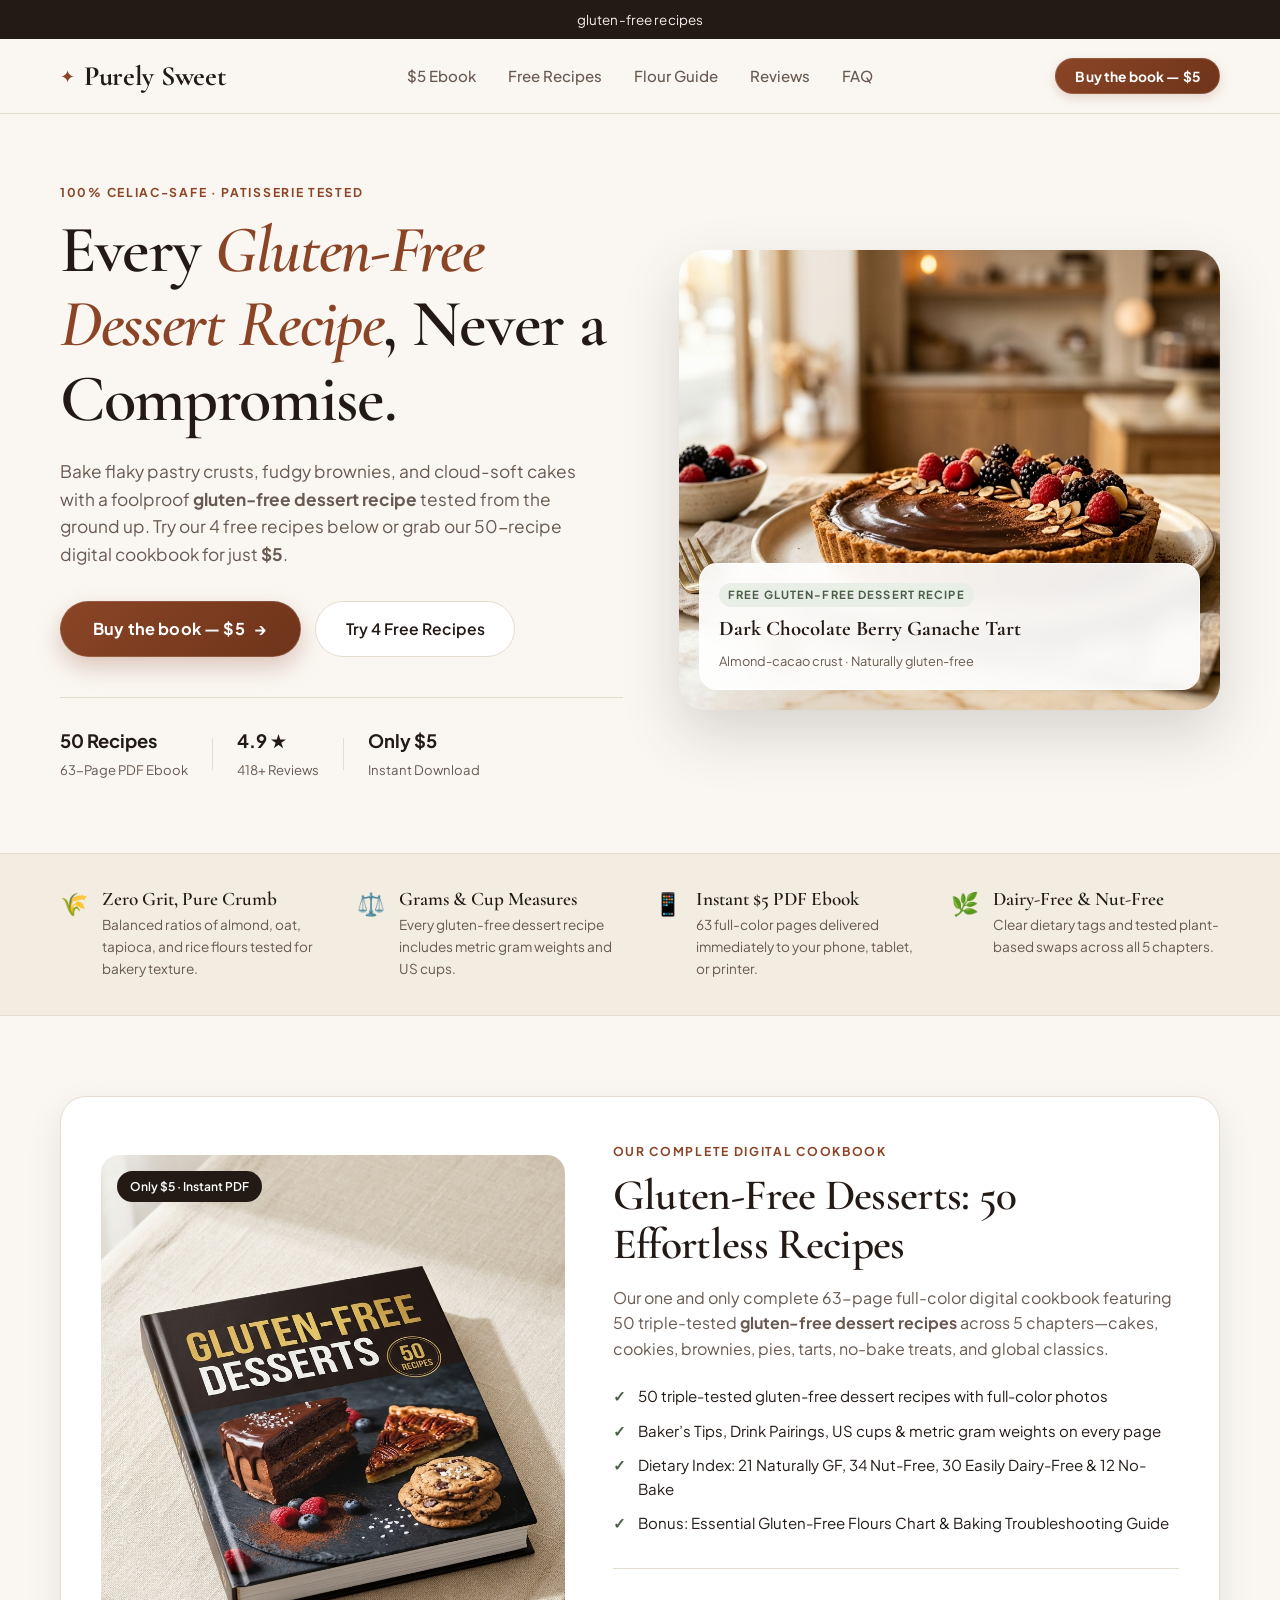
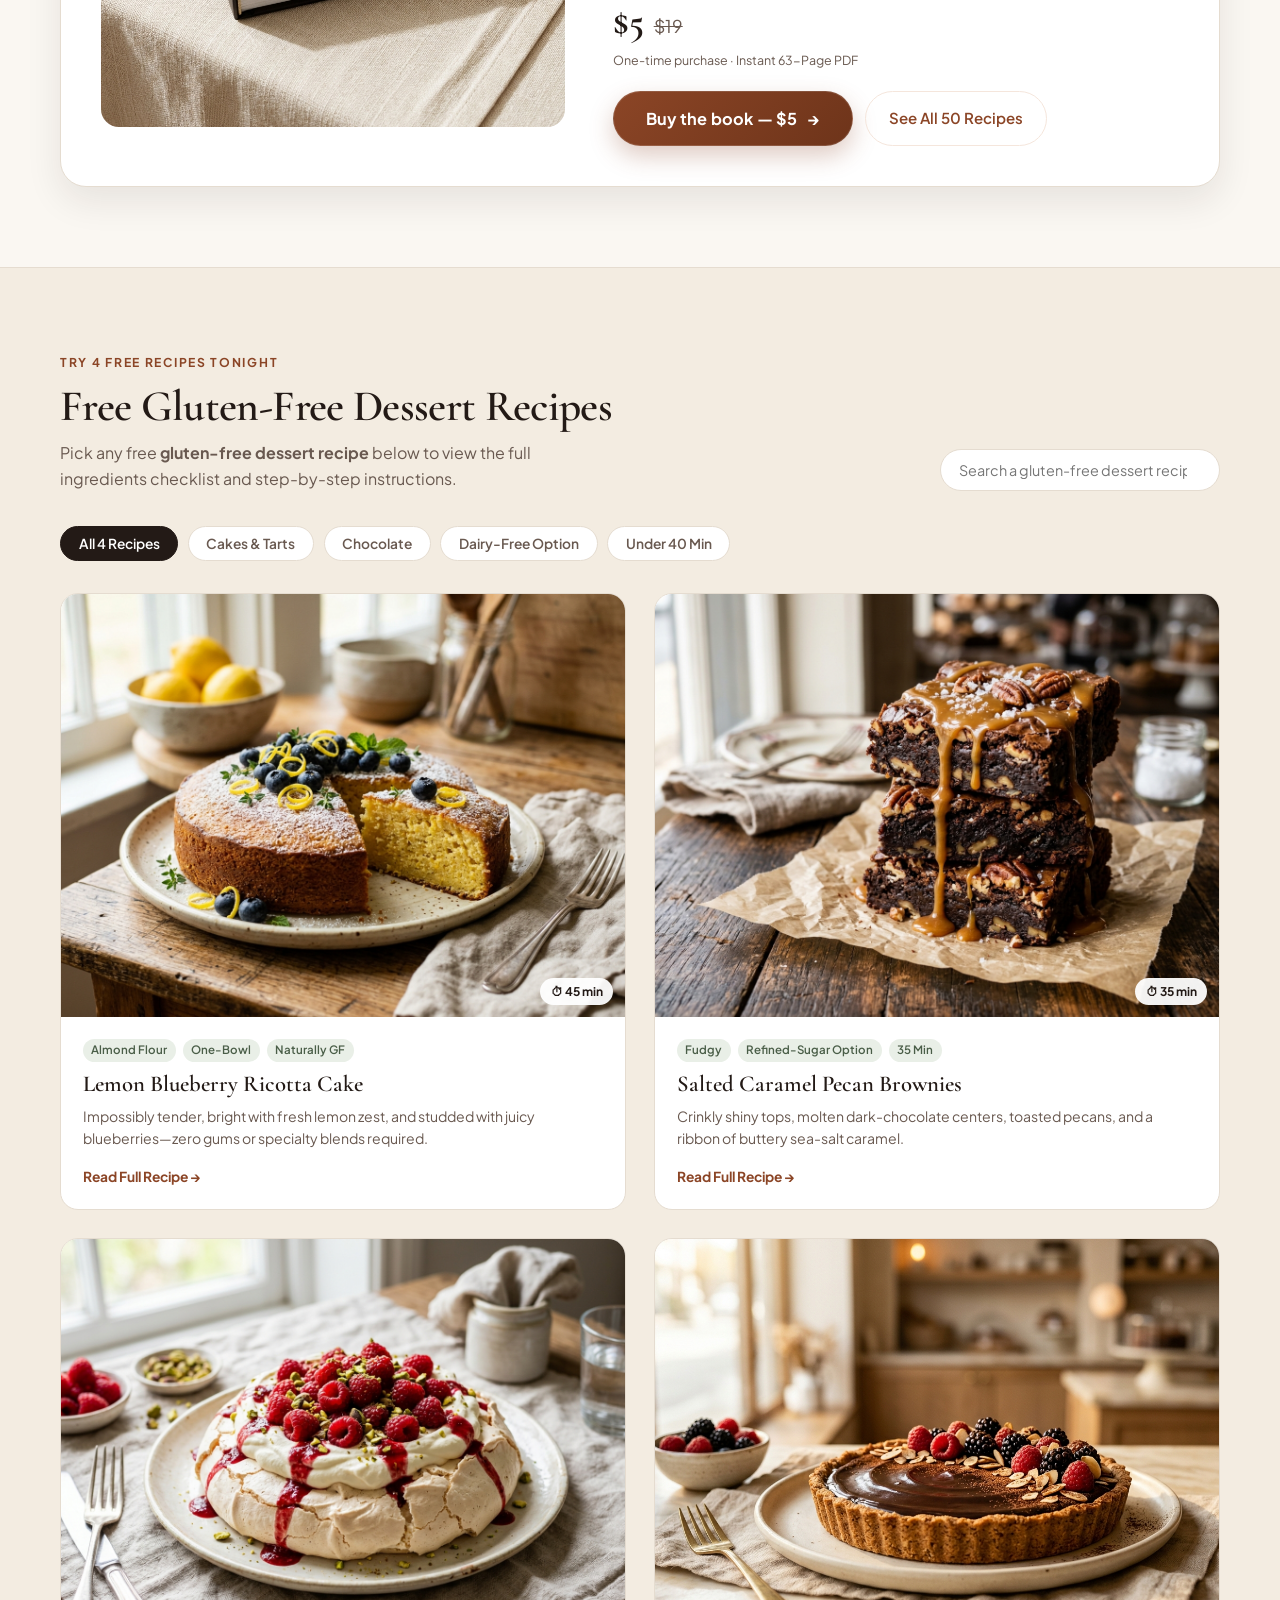
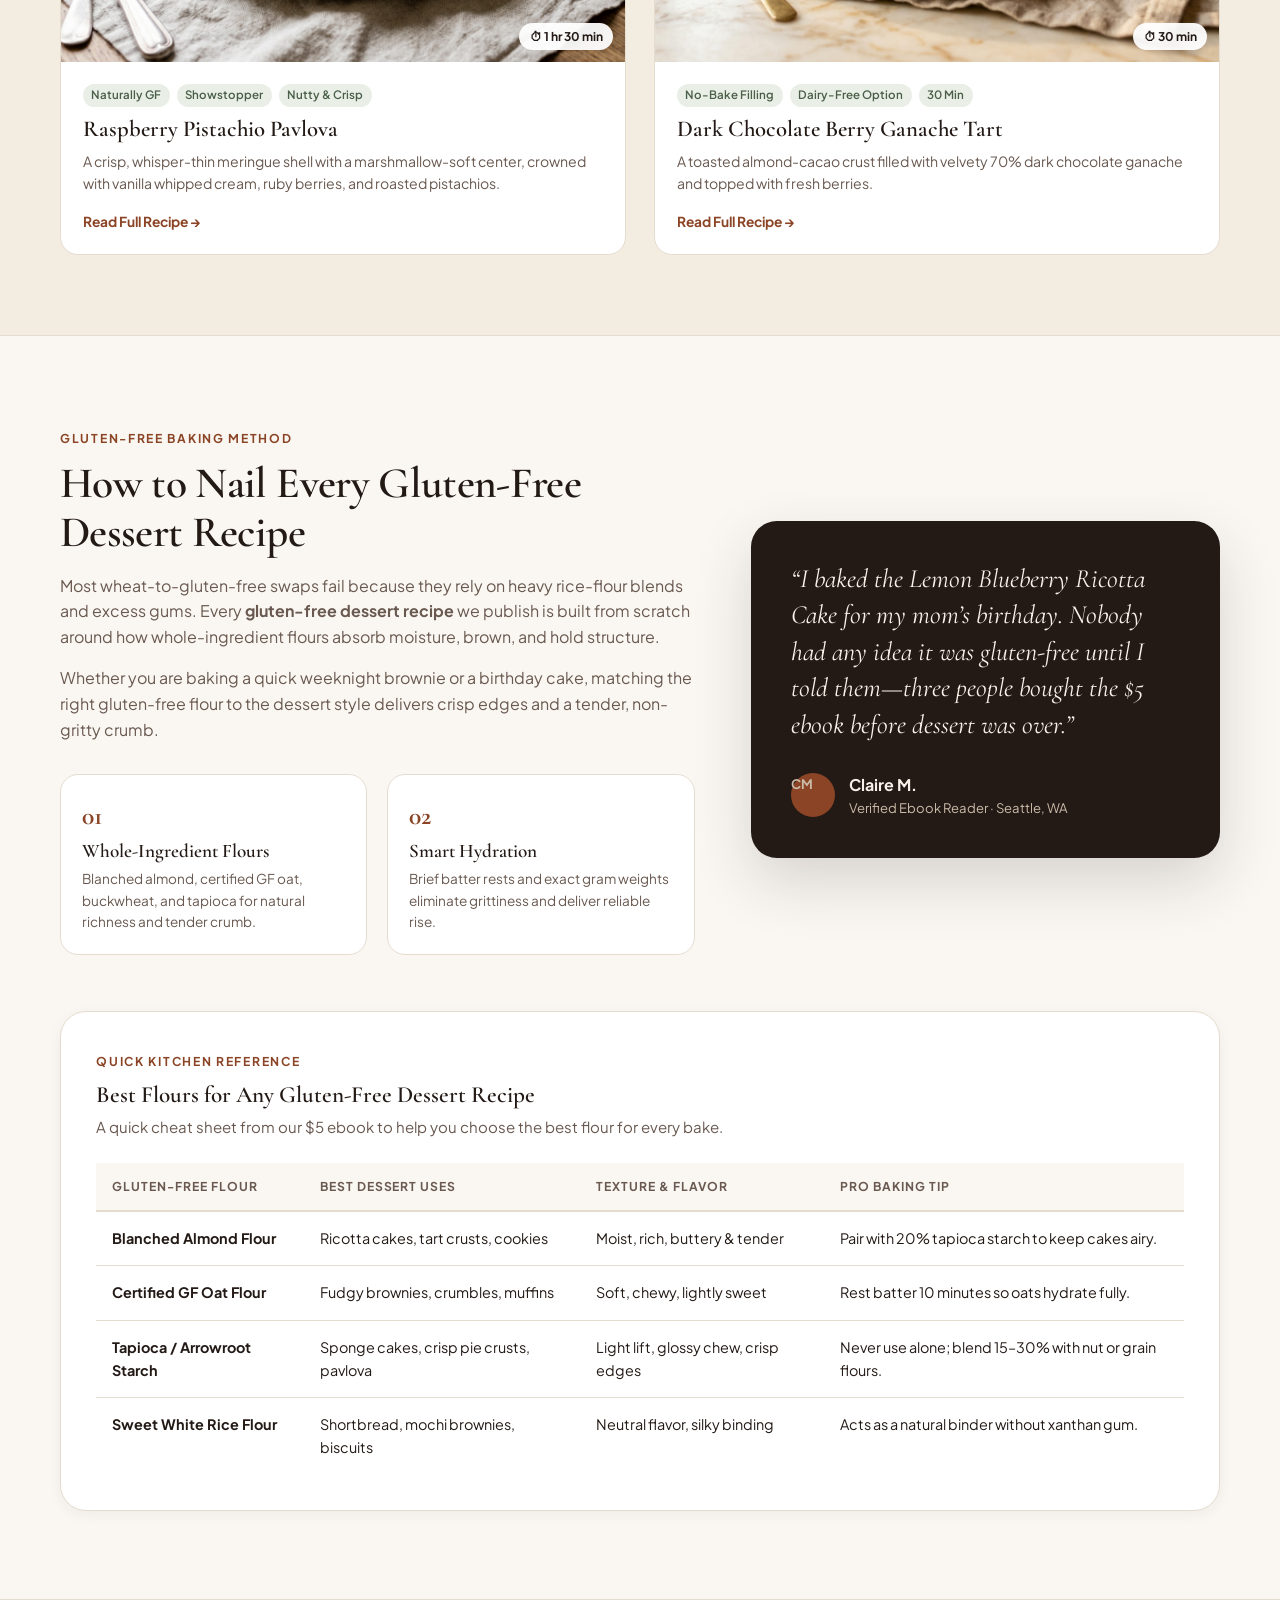
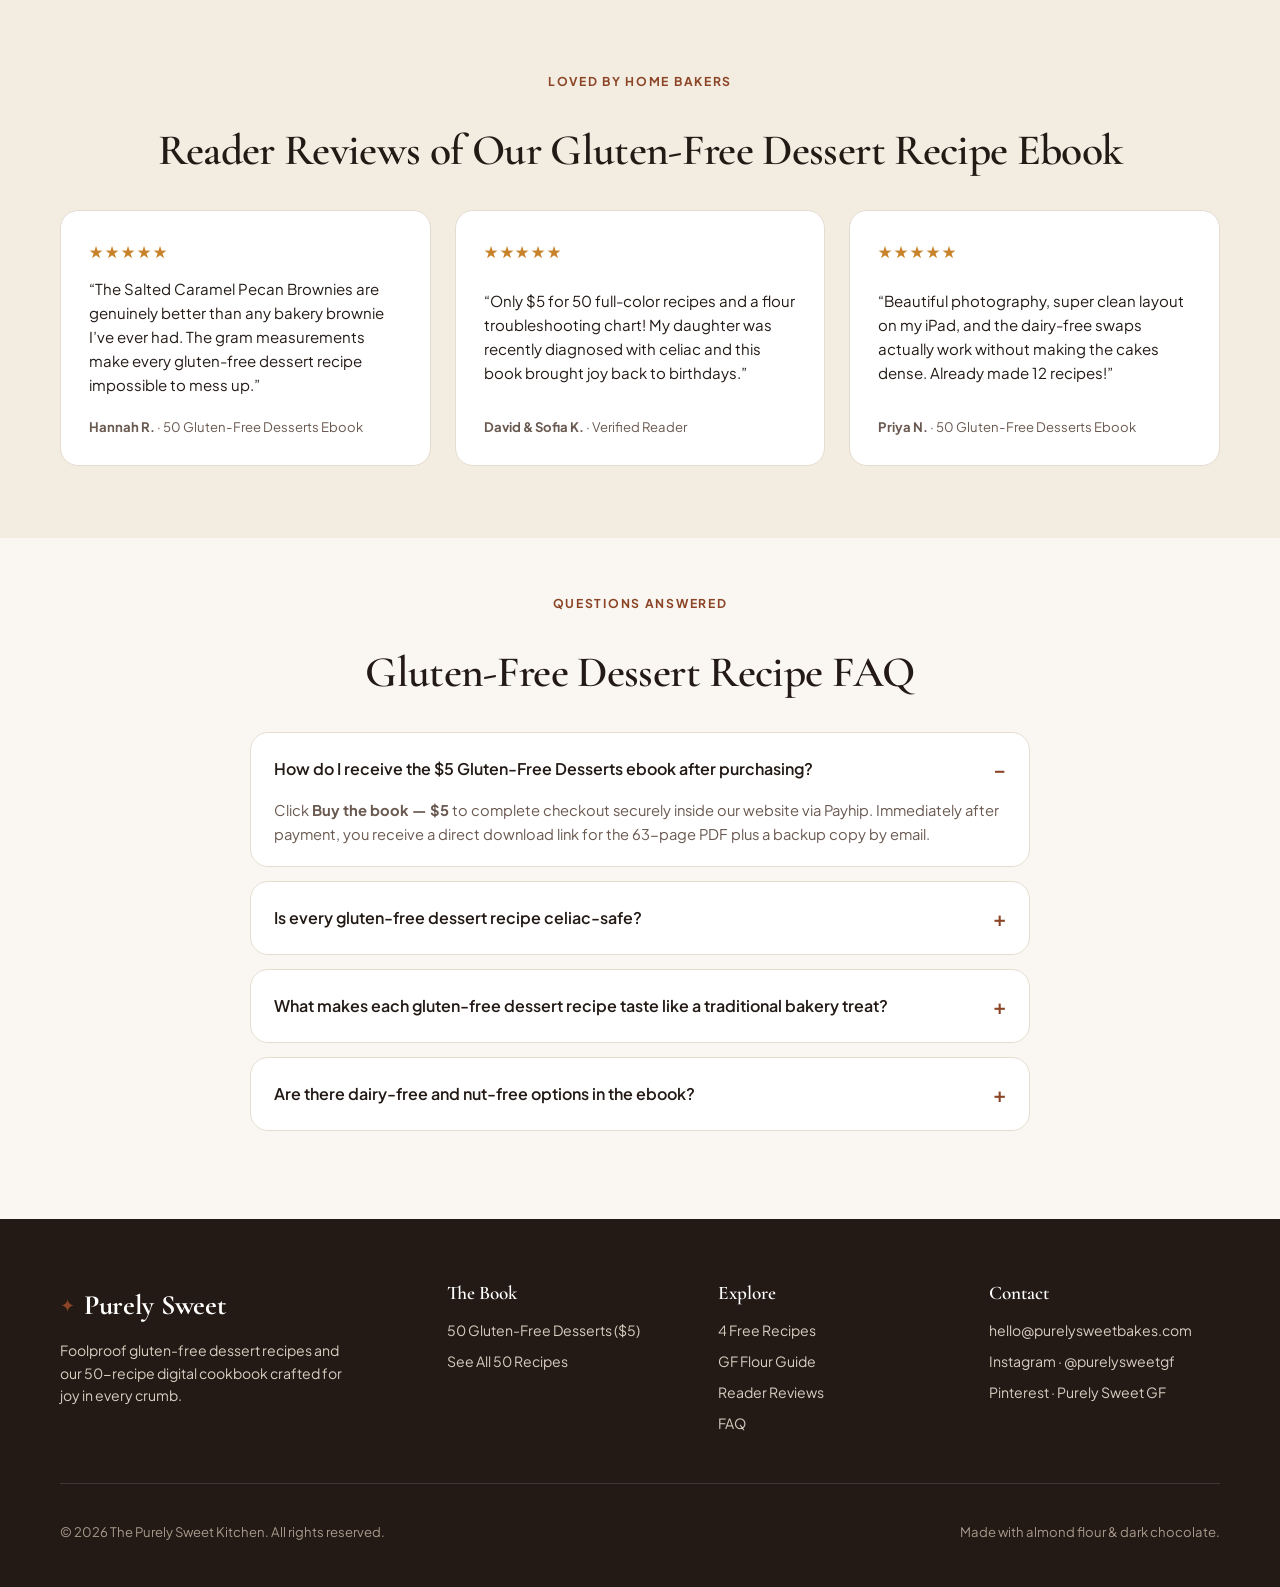
<file: index.html>
<!DOCTYPE html>
<html lang="en">
<head>
  <!-- Google Tag Manager -->
  <script async src="https://www.googletagmanager.com/gtm.js?id=GTM-54PHSHC5"></script>
  <script>
    window.dataLayer = window.dataLayer || [];
    function gtag(){dataLayer.push(arguments);}
    gtag('js', new Date());
  </script>
  <script type="text/javascript" src="https://payhip.com/payhip.js"></script>
  <meta charset="UTF-8" />
  <meta name="viewport" content="width=device-width, initial-scale=1.0" />
  <title>Gluten-Free Dessert Recipe Collection &amp; $5 Ebook | Purely Sweet</title>
  <meta name="description" content="Find your next favorite gluten-free dessert recipe. Bake 4 free triple-tested desserts or buy our 50-recipe Gluten-Free Desserts PDF ebook for just $5." />
  <meta name="robots" content="index, follow, max-image-preview:large, max-snippet:-1" />
  <link rel="canonical" href="https://purely-sweet-gf-desserts.pages.dev/" />

  <!-- Open Graph / Social SEO -->
  <meta property="og:type" content="website" />
  <meta property="og:site_name" content="Purely Sweet" />
  <meta property="og:title" content="Gluten-Free Dessert Recipe Collection &amp; $5 Ebook | Purely Sweet" />
  <meta property="og:description" content="Bake a foolproof gluten-free dessert recipe tonight. Explore 4 free recipes or download our 50-recipe digital cookbook for $5." />
  <meta property="og:url" content="https://purely-sweet-gf-desserts.pages.dev/" />
  <meta property="og:image" content="https://purely-sweet-gf-desserts.pages.dev/images/hero-tart.jpg" />
  <meta property="og:image:alt" content="Dark chocolate berry ganache tart gluten-free dessert recipe" />

  <!-- Twitter Card -->
  <meta name="twitter:card" content="summary_large_image" />
  <meta name="twitter:title" content="Gluten-Free Dessert Recipe Collection &amp; $5 Ebook | Purely Sweet" />
  <meta name="twitter:description" content="Foolproof gluten-free dessert recipe ideas and our $5 50-recipe digital cookbook with US cups &amp; metric gram weights." />
  <meta name="twitter:image" content="https://purely-sweet-gf-desserts.pages.dev/images/hero-tart.jpg" />

  <!-- Performance & Fonts -->
  <link rel="preconnect" href="https://fonts.googleapis.com" />
  <link rel="preconnect" href="https://fonts.gstatic.com" crossorigin />
  <link href="https://fonts.googleapis.com/css2?family=Cormorant+Garamond:ital,wght@0,500;0,600;0,700;1,500;1,600&family=Plus+Jakarta+Sans:wght@400;500;600;700&display=swap" rel="stylesheet" />
  <link rel="stylesheet" href="css/styles.css" />

  <!-- Structured Data (JSON-LD): WebSite, Single $5 Ebook Product, 4 Free Recipes, and FAQPage -->
  <script type="application/ld+json">
  {
    "@context": "https://schema.org",
    "@graph": [
      {
        "@type": "WebSite",
        "@id": "https://purely-sweet-gf-desserts.pages.dev/#website",
        "url": "https://purely-sweet-gf-desserts.pages.dev/",
        "name": "Purely Sweet — Gluten-Free Dessert Recipe Kitchen",
        "description": "Foolproof gluten-free dessert recipe collection and our 50-recipe digital cookbook ($5)."
      },
      {
        "@type": "Product",
        "@id": "https://purely-sweet-gf-desserts.pages.dev/#ebook",
        "name": "Gluten-Free Desserts: 50 Effortless Gluten-Free Dessert Recipes (Ebook)",
        "description": "A 63-page full-color PDF cookbook with 50 triple-tested gluten-free dessert recipes across 5 chapters, complete with US & metric gram weights, baker's tips, drink pairings, and a dietary index.",
        "image": "https://purely-sweet-gf-desserts.pages.dev/images/ebook-50-cover.jpg",
        "brand": {
          "@type": "Brand",
          "name": "The Purely Sweet Kitchen"
        },
        "offers": {
          "@type": "Offer",
          "url": "https://purely-sweet-gf-desserts.pages.dev/ebook.html",
          "priceCurrency": "USD",
          "price": "5.00",
          "availability": "https://schema.org/InStock"
        },
        "aggregateRating": {
          "@type": "AggregateRating",
          "ratingValue": "4.9",
          "reviewCount": "418"
        }
      },
      {
        "@type": "Recipe",
        "name": "Gluten-Free Lemon Blueberry Ricotta Cake",
        "image": "https://purely-sweet-gf-desserts.pages.dev/images/lemon-cake.jpg",
        "description": "A tender, one-bowl gluten-free dessert recipe made with blanched almond flour, creamy ricotta, fresh lemon zest, and juicy blueberries.",
        "keywords": "gluten-free dessert recipe, gluten-free lemon cake, almond flour ricotta cake",
        "recipeCategory": "Dessert",
        "suitableForDiet": "https://schema.org/GlutenFreeDiet",
        "prepTime": "PT15M",
        "cookTime": "PT30M",
        "totalTime": "PT45M",
        "recipeYield": "8-10 slices"
      },
      {
        "@type": "Recipe",
        "name": "Gluten-Free Salted Caramel Pecan Brownies",
        "image": "https://purely-sweet-gf-desserts.pages.dev/images/caramel-brownies.jpg",
        "description": "A fudgy gluten-free dessert recipe with crackly dark chocolate tops, certified gluten-free oat flour, toasted pecans, and salted caramel swirls.",
        "keywords": "gluten-free dessert recipe, gluten-free brownies, oat flour brownies",
        "recipeCategory": "Dessert",
        "suitableForDiet": "https://schema.org/GlutenFreeDiet",
        "prepTime": "PT10M",
        "cookTime": "PT25M",
        "totalTime": "PT35M",
        "recipeYield": "12 brownies"
      },
      {
        "@type": "Recipe",
        "name": "Gluten-Free Raspberry Pistachio Pavlova",
        "image": "https://purely-sweet-gf-desserts.pages.dev/images/raspberry-pavlova.jpg",
        "description": "A naturally gluten-free dessert recipe with a crisp meringue shell, marshmallow center, whipped cream, fresh raspberries, and crushed pistachios.",
        "keywords": "gluten-free dessert recipe, pavlova recipe, naturally gluten-free dessert",
        "recipeCategory": "Dessert",
        "suitableForDiet": "https://schema.org/GlutenFreeDiet",
        "prepTime": "PT15M",
        "cookTime": "PT75M",
        "totalTime": "PT90M",
        "recipeYield": "8 servings"
      },
      {
        "@type": "Recipe",
        "name": "Gluten-Free Dark Chocolate Berry Ganache Tart",
        "image": "https://purely-sweet-gf-desserts.pages.dev/images/hero-tart.jpg",
        "description": "An easy 30-minute gluten-free dessert recipe featuring an almond-cacao crust, silky 70% dark chocolate ganache, and fresh berries.",
        "keywords": "gluten-free dessert recipe, chocolate ganache tart, almond flour tart crust",
        "recipeCategory": "Dessert",
        "suitableForDiet": "https://schema.org/GlutenFreeDiet",
        "prepTime": "PT15M",
        "cookTime": "PT15M",
        "totalTime": "PT30M",
        "recipeYield": "10 slices"
      },
      {
        "@type": "FAQPage",
        "mainEntity": [
          {
            "@type": "Question",
            "name": "How do I receive the $5 Gluten-Free Desserts ebook after purchasing?",
            "acceptedAnswer": {
              "@type": "Answer",
              "text": "Immediately after completing checkout inside our website via Payhip, you receive an instant download link for the 63-page PDF ebook plus a backup copy sent directly to your email."
            }
          },
          {
            "@type": "Question",
            "name": "Is every gluten-free dessert recipe celiac-safe?",
            "acceptedAnswer": {
              "@type": "Answer",
              "text": "Yes. Every gluten-free dessert recipe on this site and inside the ebook is 100% wheat- and gluten-free, with clear reminders to use certified gluten-free oats and baking staples."
            }
          },
          {
            "@type": "Question",
            "name": "What makes each gluten-free dessert recipe taste like a traditional bakery treat?",
            "acceptedAnswer": {
              "@type": "Answer",
              "text": "Each recipe is developed from scratch around naturally gluten-free flours like blanched almond, oat, and tapioca starch with tested hydration ratios—avoiding dry or gritty textures."
            }
          },
          {
            "@type": "Question",
            "name": "Are there dairy-free and nut-free options in the ebook?",
            "acceptedAnswer": {
              "@type": "Answer",
              "text": "Yes. The 50-recipe ebook includes a Dietary & Lifestyle Index featuring 21 naturally gluten-free, 34 nut-free, 30 easily dairy-free, and 12 no-bake desserts."
            }
          }
        ]
      }
    ]
  }
  </script>
</head>
<body>
  <!-- First Line -->
  <div class="announcement-bar">
    <p>gluten-free recipes</p>
  </div>

  <!-- Navigation -->
  <header class="site-header" id="siteHeader">
    <div class="container nav-inner">
      <a href="#" class="brand-logo" aria-label="Purely Sweet Gluten-Free Dessert Recipe Home">
        <span class="brand-mark">✦</span>
        <span class="brand-name">Purely Sweet</span>
      </a>

      <nav class="nav-links" aria-label="Main Navigation">
        <a href="ebook.html">$5 Ebook</a>
        <a href="#recipes">Free Recipes</a>
        <a href="#flour-guide">Flour Guide</a>
        <a href="#reviews">Reviews</a>
        <a href="#faq">FAQ</a>
      </nav>

      <div class="nav-actions">
        <button
          type="button"
          class="btn btn-primary btn-sm payhip-nav-btn"
          data-payhip-product="Me7UI"
        >Buy the book — $5</button>
        <button class="mobile-menu-btn" id="mobileMenuBtn" aria-label="Toggle menu" aria-expanded="false">
          <span></span><span></span><span></span>
        </button>
      </div>
    </div>
    <div class="mobile-nav" id="mobileNav">
      <a href="ebook.html">$5 Ebook</a>
      <a href="#recipes">Free Recipes</a>
      <a href="#flour-guide">Flour Guide</a>
      <a href="#reviews">Reviews</a>
      <a href="#faq">FAQ</a>
    </div>
  </header>

  <main>
    <!-- Hero Section -->
    <section class="hero">
      <div class="container hero-grid">
        <div class="hero-copy">
          <span class="eyebrow">100% Celiac-Safe · Patisserie Tested</span>
          <h1>Every <em>Gluten-Free Dessert Recipe</em>, Never a Compromise.</h1>
          <p class="hero-lead">
            Bake flaky pastry crusts, fudgy brownies, and cloud-soft cakes with a foolproof <strong>gluten-free dessert recipe</strong> tested from the ground up. Try our 4 free recipes below or grab our 50-recipe digital cookbook for just <strong>$5</strong>.
          </p>
          <div class="hero-cta-group">
            <button
              type="button"
              class="btn btn-primary btn-lg payhip-hero-btn"
              data-payhip-product="Me7UI"
            >Buy the book — $5 <span class="btn-arrow" aria-hidden="true">→</span></button>
            <a href="#recipes" class="btn btn-secondary btn-lg">Try 4 Free Recipes</a>
          </div>
          <div class="hero-trust">
            <div class="trust-item">
              <strong>50 Recipes</strong>
              <span>63-Page PDF Ebook</span>
            </div>
            <div class="trust-divider"></div>
            <div class="trust-item">
              <strong>4.9 ★</strong>
              <span>418+ Reviews</span>
            </div>
            <div class="trust-divider"></div>
            <div class="trust-item">
              <strong>Only $5</strong>
              <span>Instant Download</span>
            </div>
          </div>
        </div>

        <div class="hero-media">
          <div class="hero-image-frame">
            <img
              src="images/hero-tart.jpg"
              alt="Dark chocolate berry ganache tart gluten-free dessert recipe with almond-cacao crust"
              width="1200"
              height="900"
              fetchpriority="high"
              loading="eager"
            />
            <div class="hero-floating-card">
              <span class="floating-badge">Free Gluten-Free Dessert Recipe</span>
              <p class="floating-title">Dark Chocolate Berry Ganache Tart</p>
              <span class="floating-meta">Almond-cacao crust · Naturally gluten-free</span>
            </div>
          </div>
        </div>
      </div>
    </section>

    <!-- Value Strip -->
    <section class="value-strip" aria-label="Why every gluten-free dessert recipe works">
      <div class="container value-grid">
        <div class="value-item">
          <span class="value-icon" aria-hidden="true">🌾</span>
          <div>
            <h3>Zero Grit, Pure Crumb</h3>
            <p>Balanced ratios of almond, oat, tapioca, and rice flours tested for bakery texture.</p>
          </div>
        </div>
        <div class="value-item">
          <span class="value-icon" aria-hidden="true">⚖️</span>
          <div>
            <h3>Grams &amp; Cup Measures</h3>
            <p>Every gluten-free dessert recipe includes metric gram weights and US cups.</p>
          </div>
        </div>
        <div class="value-item">
          <span class="value-icon" aria-hidden="true">📱</span>
          <div>
            <h3>Instant $5 PDF Ebook</h3>
            <p>63 full-color pages delivered immediately to your phone, tablet, or printer.</p>
          </div>
        </div>
        <div class="value-item">
          <span class="value-icon" aria-hidden="true">🌿</span>
          <div>
            <h3>Dairy-Free &amp; Nut-Free</h3>
            <p>Clear dietary tags and tested plant-based swaps across all 5 chapters.</p>
          </div>
        </div>
      </div>
    </section>

    <!-- Single Featured Ebook Spotlight (Connected to Payhip) -->
    <section class="spotlight-section" id="ebooks">
      <div class="container">
        <div class="spotlight-card">
          <div class="spotlight-media">
            <img
              src="images/ebook-50-cover.jpg"
              alt="Gluten-Free Desserts 50-recipe ebook cover — gluten-free dessert recipe cookbook"
              width="768"
              height="1024"
              loading="lazy"
            />
            <span class="bestseller-ribbon">Only $5 · Instant PDF</span>
          </div>
          <div class="spotlight-content">
            <span class="eyebrow">Our Complete Digital Cookbook</span>
            <h2>Gluten-Free Desserts: 50 Effortless Recipes</h2>
            <p class="spotlight-desc">
              Our one and only complete 63-page full-color digital cookbook featuring 50 triple-tested <strong>gluten-free dessert recipes</strong> across 5 chapters—cakes, cookies, brownies, pies, tarts, no-bake treats, and global classics.
            </p>
            <ul class="checklist">
              <li>50 triple-tested gluten-free dessert recipes with full-color photos</li>
              <li>Baker’s Tips, Drink Pairings, US cups &amp; metric gram weights on every page</li>
              <li>Dietary Index: 21 Naturally GF, 34 Nut-Free, 30 Easily Dairy-Free &amp; 12 No-Bake</li>
              <li>Bonus: Essential Gluten-Free Flours Chart &amp; Baking Troubleshooting Guide</li>
            </ul>
            <div class="spotlight-price-row">
              <div class="price-block">
                <span class="price-current">$5</span>
                <span class="price-old">$19</span>
                <span class="price-note">One-time purchase · Instant 63-Page PDF</span>
              </div>
              <div class="spotlight-actions">
                <button
                  type="button"
                  class="btn btn-primary btn-lg payhip-hero-btn"
                  data-payhip-product="Me7UI"
                >Buy the book — $5 <span class="btn-arrow" aria-hidden="true">→</span></button>
                <a href="ebook.html" class="btn btn-ghost">See All 50 Recipes</a>
              </div>
            </div>
          </div>
        </div>
      </div>
    </section>

    <!-- Free Recipes Section (4 Free Recipes Only) -->
    <section class="recipes-section" id="recipes">
      <div class="container">
        <div class="section-header">
          <div>
            <span class="eyebrow">Try 4 Free Recipes Tonight</span>
            <h2>Free Gluten-Free Dessert Recipes</h2>
            <p>Pick any free <strong>gluten-free dessert recipe</strong> below to view the full ingredients checklist and step-by-step instructions.</p>
          </div>
          <div class="recipe-search-wrap">
            <input type="search" id="recipeSearch" placeholder="Search a gluten-free dessert recipe..." aria-label="Search gluten-free dessert recipe" />
          </div>
        </div>

        <div class="filter-bar" id="filterBar" role="tablist" aria-label="Filter free gluten-free dessert recipes by category">
          <button class="filter-chip active" data-filter="all">All 4 Recipes</button>
          <button class="filter-chip" data-filter="cakes">Cakes &amp; Tarts</button>
          <button class="filter-chip" data-filter="chocolate">Chocolate</button>
          <button class="filter-chip" data-filter="dairy-free">Dairy-Free Option</button>
          <button class="filter-chip" data-filter="quick">Under 40 Min</button>
        </div>

        <div class="recipes-grid" id="recipesGrid">
          <!-- Populated dynamically with our 4 free recipes by js/app.js -->
        </div>
      </div>
    </section>

    <!-- Baking Method & SEO Gluten-Free Flour Guide Section -->
    <section class="about-section" id="flour-guide">
      <div class="container about-grid">
        <div class="about-content">
          <span class="eyebrow">Gluten-Free Baking Method</span>
          <h2>How to Nail Every Gluten-Free Dessert Recipe</h2>
          <p>
            Most wheat-to-gluten-free swaps fail because they rely on heavy rice-flour blends and excess gums. Every <strong>gluten-free dessert recipe</strong> we publish is built from scratch around how whole-ingredient flours absorb moisture, brown, and hold structure.
          </p>
          <p>
            Whether you are baking a quick weeknight brownie or a birthday cake, matching the right gluten-free flour to the dessert style delivers crisp edges and a tender, non-gritty crumb.
          </p>
          <div class="method-stats">
            <div class="method-card">
              <span class="method-num">01</span>
              <h3>Whole-Ingredient Flours</h3>
              <p>Blanched almond, certified GF oat, buckwheat, and tapioca for natural richness and tender crumb.</p>
            </div>
            <div class="method-card">
              <span class="method-num">02</span>
              <h3>Smart Hydration</h3>
              <p>Brief batter rests and exact gram weights eliminate grittiness and deliver reliable rise.</p>
            </div>
          </div>
        </div>
        <div class="about-visual">
          <div class="quote-card">
            <p class="quote-text">
              “I baked the Lemon Blueberry Ricotta Cake for my mom’s birthday. Nobody had any idea it was gluten-free until I told them—three people bought the $5 ebook before dessert was over.”
            </p>
            <div class="quote-author">
              <span class="author-avatar">CM</span>
              <div>
                <strong>Claire M.</strong>
                <span>Verified Ebook Reader · Seattle, WA</span>
              </div>
            </div>
          </div>
        </div>
      </div>

      <!-- Scannable Flour Reference Table (High-Value SEO Content) -->
      <div class="container flour-guide-wrap">
        <div class="flour-guide-card">
          <div class="flour-guide-head">
            <span class="eyebrow">Quick Kitchen Reference</span>
            <h3>Best Flours for Any Gluten-Free Dessert Recipe</h3>
            <p>A quick cheat sheet from our $5 ebook to help you choose the best flour for every bake.</p>
          </div>
          <div class="table-scroll">
            <table class="flour-table">
              <thead>
                <tr>
                  <th>Gluten-Free Flour</th>
                  <th>Best Dessert Uses</th>
                  <th>Texture &amp; Flavor</th>
                  <th>Pro Baking Tip</th>
                </tr>
              </thead>
              <tbody>
                <tr>
                  <td><strong>Blanched Almond Flour</strong></td>
                  <td>Ricotta cakes, tart crusts, cookies</td>
                  <td>Moist, rich, buttery &amp; tender</td>
                  <td>Pair with 20% tapioca starch to keep cakes airy.</td>
                </tr>
                <tr>
                  <td><strong>Certified GF Oat Flour</strong></td>
                  <td>Fudgy brownies, crumbles, muffins</td>
                  <td>Soft, chewy, lightly sweet</td>
                  <td>Rest batter 10 minutes so oats hydrate fully.</td>
                </tr>
                <tr>
                  <td><strong>Tapioca / Arrowroot Starch</strong></td>
                  <td>Sponge cakes, crisp pie crusts, pavlova</td>
                  <td>Light lift, glossy chew, crisp edges</td>
                  <td>Never use alone; blend 15–30% with nut or grain flours.</td>
                </tr>
                <tr>
                  <td><strong>Sweet White Rice Flour</strong></td>
                  <td>Shortbread, mochi brownies, biscuits</td>
                  <td>Neutral flavor, silky binding</td>
                  <td>Acts as a natural binder without xanthan gum.</td>
                </tr>
              </tbody>
            </table>
          </div>
        </div>
      </div>
    </section>

    <!-- Reviews Section -->
    <section class="reviews-section" id="reviews">
      <div class="container">
        <div class="section-header centered">
          <span class="eyebrow">Loved by Home Bakers</span>
          <h2>Reader Reviews of Our Gluten-Free Dessert Recipe Ebook</h2>
        </div>
        <div class="reviews-grid">
          <article class="review-card">
            <div class="stars" aria-label="5 out of 5 stars">★★★★★</div>
            <p>“The Salted Caramel Pecan Brownies are genuinely better than any bakery brownie I’ve ever had. The gram measurements make every gluten-free dessert recipe impossible to mess up.”</p>
            <footer><strong>Hannah R.</strong> · 50 Gluten-Free Desserts Ebook</footer>
          </article>
          <article class="review-card">
            <div class="stars" aria-label="5 out of 5 stars">★★★★★</div>
            <p>“Only $5 for 50 full-color recipes and a flour troubleshooting chart! My daughter was recently diagnosed with celiac and this book brought joy back to birthdays.”</p>
            <footer><strong>David &amp; Sofia K.</strong> · Verified Reader</footer>
          </article>
          <article class="review-card">
            <div class="stars" aria-label="5 out of 5 stars">★★★★★</div>
            <p>“Beautiful photography, super clean layout on my iPad, and the dairy-free swaps actually work without making the cakes dense. Already made 12 recipes!”</p>
            <footer><strong>Priya N.</strong> · 50 Gluten-Free Desserts Ebook</footer>
          </article>
        </div>
      </div>
    </section>

    <!-- FAQ Section -->
    <section class="faq-section" id="faq">
      <div class="container faq-container">
        <div class="section-header centered">
          <span class="eyebrow">Questions Answered</span>
          <h2>Gluten-Free Dessert Recipe FAQ</h2>
        </div>
        <div class="faq-list" id="faqList">
          <details class="faq-item" open>
            <summary>How do I receive the $5 Gluten-Free Desserts ebook after purchasing?</summary>
            <p>Click <strong>Buy the book — $5</strong> to complete checkout securely inside our website via Payhip. Immediately after payment, you receive a direct download link for the 63-page PDF plus a backup copy by email.</p>
          </details>
          <details class="faq-item">
            <summary>Is every gluten-free dessert recipe celiac-safe?</summary>
            <p>Yes! Every single gluten-free dessert recipe on this site and inside the ebook is 100% wheat- and gluten-free. When oat flour or packaged ingredients are used, we clearly note to choose certified gluten-free labels.</p>
          </details>
          <details class="faq-item">
            <summary>What makes each gluten-free dessert recipe taste like a traditional bakery treat?</summary>
            <p>Each recipe is developed from scratch around naturally gluten-free flours like blanched almond flour, oat flour, and tapioca starch—producing crisp edges and moist, tender centers with zero grittiness.</p>
          </details>
          <details class="faq-item">
            <summary>Are there dairy-free and nut-free options in the ebook?</summary>
            <p>Yes! Our 50-recipe ebook includes a built-in Dietary &amp; Lifestyle Index with 21 naturally gluten-free, 34 nut-free, 30 easily dairy-free, and 12 no-bake desserts.</p>
          </details>
        </div>
      </div>
    </section>
  </main>

  <!-- Footer -->
  <footer class="site-footer">
    <div class="container footer-grid">
      <div>
        <a href="#" class="brand-logo footer-brand">
          <span class="brand-mark">✦</span>
          <span class="brand-name">Purely Sweet</span>
        </a>
        <p class="footer-note">Foolproof gluten-free dessert recipes and our 50-recipe digital cookbook crafted for joy in every crumb.</p>
      </div>
      <div>
        <h4>The Book</h4>
        <ul>
          <li><a href="ebook.html">50 Gluten-Free Desserts ($5)</a></li>
          <li><a href="ebook.html#chapters">See All 50 Recipes</a></li>
        </ul>
      </div>
      <div>
        <h4>Explore</h4>
        <ul>
          <li><a href="#recipes">4 Free Recipes</a></li>
          <li><a href="#flour-guide">GF Flour Guide</a></li>
          <li><a href="#reviews">Reader Reviews</a></li>
          <li><a href="#faq">FAQ</a></li>
        </ul>
      </div>
      <div>
        <h4>Contact</h4>
        <ul>
          <li><a href="mailto:hello@purelysweetbakes.com">hello@purelysweetbakes.com</a></li>
          <li><span>Instagram · @purelysweetgf</span></li>
          <li><span>Pinterest · Purely Sweet GF</span></li>
        </ul>
      </div>
    </div>
    <div class="container footer-bottom">
      <p>© 2026 The Purely Sweet Kitchen. All rights reserved.</p>
      <p>Made with almond flour &amp; dark chocolate.</p>
    </div>
  </footer>

  <!-- Recipe Detail Modal -->
  <div class="modal-backdrop" id="recipeModal" aria-hidden="true" role="dialog" aria-modal="true">
    <div class="modal-dialog recipe-dialog">
      <button class="modal-close" data-close-modal="recipeModal" aria-label="Close recipe">✕</button>
      <div id="recipeModalContent"></div>
    </div>
  </div>

  <!-- Toast Notification -->
  <div class="toast" id="toast" role="status" aria-live="polite"></div>

  <script src="js/data.js"></script>
  <script src="js/app.js"></script>
  <script src="js/payhip-checkout.js"></script>
</body>
</html>
</file>
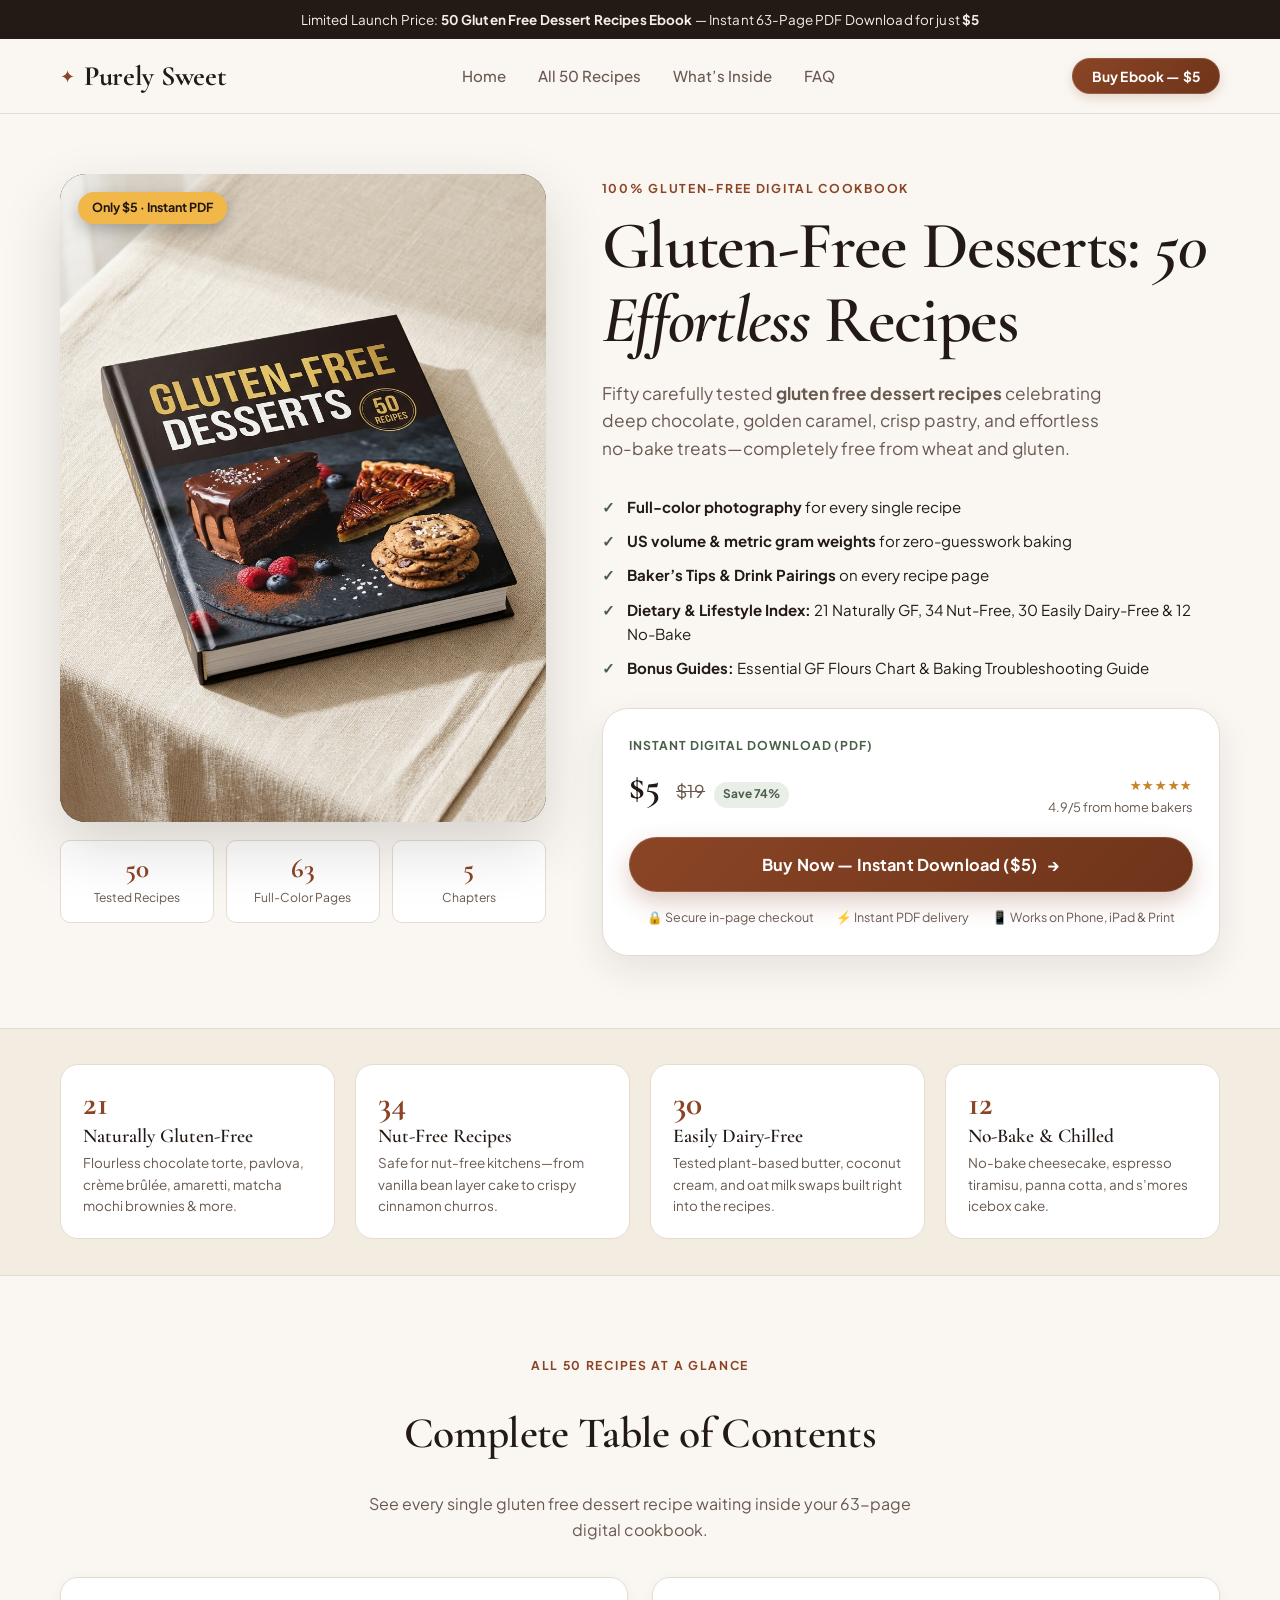
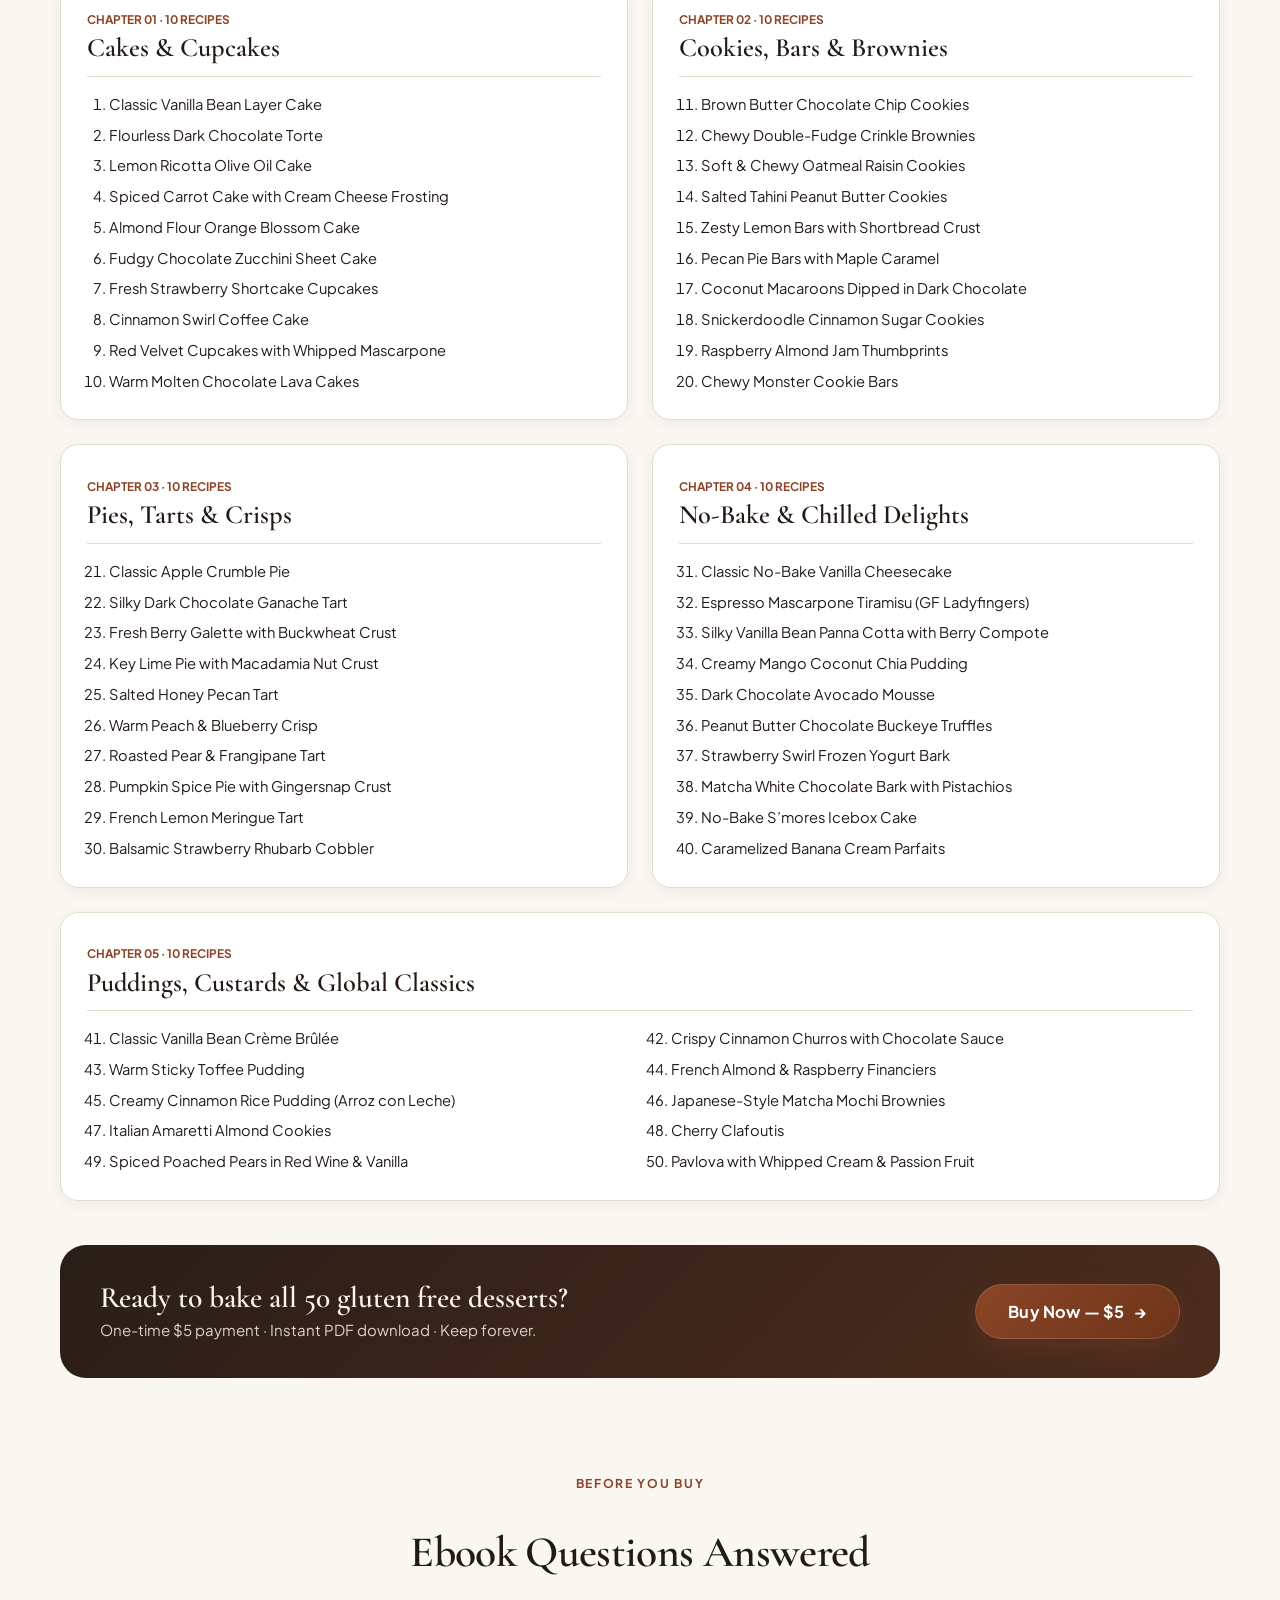
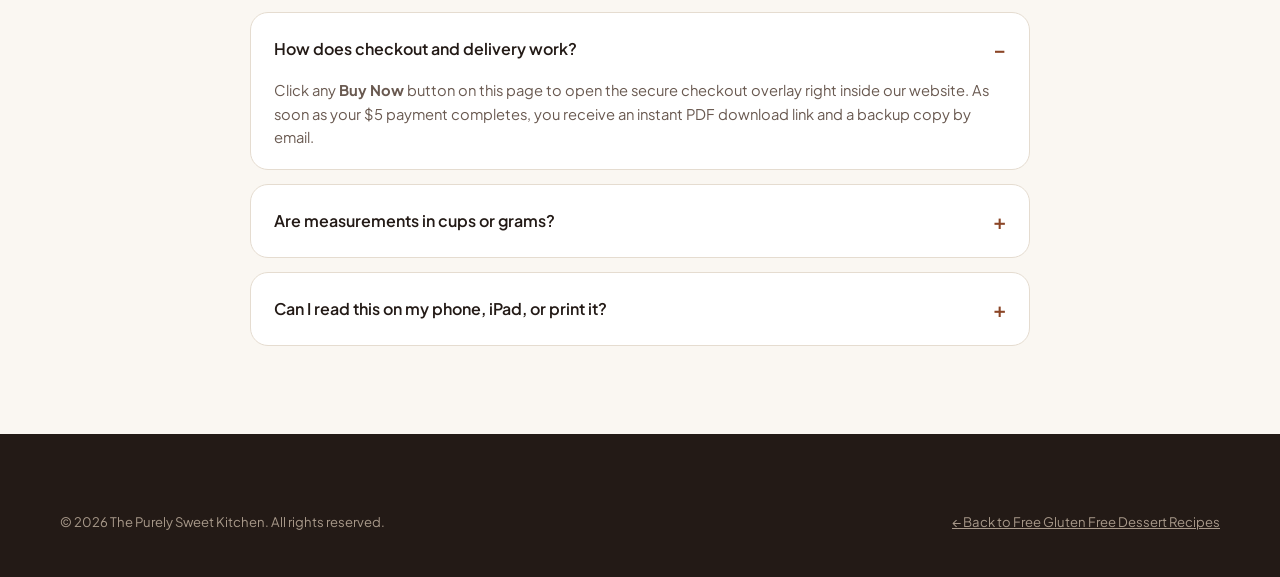
<file: ebook.html>
<!DOCTYPE html>
<html lang="en">
<head>
  <!-- Google Tag Manager -->
  <script async src="https://www.googletagmanager.com/gtm.js?id=GTM-54PHSHC5"></script>
  <script>
    window.dataLayer = window.dataLayer || [];
    function gtag(){dataLayer.push(arguments);}
    gtag('js', new Date());
  </script>
  <script type="text/javascript" src="https://payhip.com/payhip.js"></script>
  <meta charset="UTF-8" />
  <meta name="viewport" content="width=device-width, initial-scale=1.0" />
  <title>50 Gluten-Free Dessert Recipe Ebook ($5) | Purely Sweet</title>
  <meta name="description" content="Download 50 effortless gluten-free dessert recipes for just $5. Full-color 63-page PDF cookbook with every gluten-free dessert recipe tested in US cups &amp; metric grams." />
  <meta name="robots" content="index, follow, max-image-preview:large" />
  <link rel="canonical" href="https://purely-sweet-gf-desserts.pages.dev/ebook.html" />

  <!-- Open Graph / Social -->
  <meta property="og:type" content="product" />
  <meta property="og:site_name" content="Purely Sweet" />
  <meta property="og:title" content="50 Gluten-Free Dessert Recipe Ebook — Instant PDF ($5)" />
  <meta property="og:description" content="50 triple-tested gluten-free dessert recipes across 5 chapters: Cakes, Cookies &amp; Brownies, Pies &amp; Tarts, No-Bake Delights, and Global Classics. Instant download for $5." />
  <meta property="og:url" content="https://purely-sweet-gf-desserts.pages.dev/ebook.html" />
  <meta property="og:image" content="https://purely-sweet-gf-desserts.pages.dev/images/ebook-50-cover.jpg" />

  <link rel="preconnect" href="https://fonts.googleapis.com" />
  <link rel="preconnect" href="https://fonts.gstatic.com" crossorigin />
  <link href="https://fonts.googleapis.com/css2?family=Cormorant+Garamond:ital,wght@0,500;0,600;0,700;1,500;1,600&family=Plus+Jakarta+Sans:wght@400;500;600;700&display=swap" rel="stylesheet" />
  <link rel="stylesheet" href="css/styles.css" />

  <!-- Product Structured Data -->
  <script type="application/ld+json">
  {
    "@context": "https://schema.org",
    "@type": "Product",
    "name": "Gluten-Free Desserts: 50 Effortless Gluten Free Dessert Recipes (Ebook)",
    "description": "63-page full-color digital cookbook with 50 tested gluten free dessert recipes across 5 chapters, complete with US & metric gram weights, baker's tips, drink pairings, and a dietary index.",
    "image": "https://purely-sweet-gf-desserts.pages.dev/images/ebook-50-cover.jpg",
    "brand": {
      "@type": "Brand",
      "name": "The Purely Sweet Kitchen"
    },
    "offers": {
      "@type": "Offer",
      "url": "https://purely-sweet-gf-desserts.pages.dev/ebook.html",
      "priceCurrency": "USD",
      "price": "5.00",
      "availability": "https://schema.org/InStock"
    },
    "aggregateRating": {
      "@type": "AggregateRating",
      "ratingValue": "4.9",
      "reviewCount": "418"
    }
  }
  </script>
</head>
<body>
  <!-- Top Announcement -->
  <div class="announcement-bar">
    <p>Limited Launch Price: <strong>50 Gluten Free Dessert Recipes Ebook</strong> — Instant 63-Page PDF Download for just <strong>$5</strong></p>
  </div>

  <!-- Navigation -->
  <header class="site-header">
    <div class="container nav-inner">
      <a href="index.html" class="brand-logo" aria-label="Purely Sweet Home">
        <span class="brand-mark">✦</span>
        <span class="brand-name">Purely Sweet</span>
      </a>

      <nav class="nav-links" aria-label="Main Navigation">
        <a href="index.html">Home</a>
        <a href="#chapters">All 50 Recipes</a>
        <a href="#whats-inside">What’s Inside</a>
        <a href="#ebook-faq">FAQ</a>
      </nav>

      <div class="nav-actions">
        <button
          type="button"
          class="btn btn-primary btn-sm payhip-nav-btn"
          data-payhip-product="Me7UI"
        >Buy Ebook — $5</button>
      </div>
    </div>
  </header>

  <main>
    <!-- Product Hero -->
    <section class="ebook-sales-hero">
      <div class="container ebook-sales-grid">
        <div class="ebook-cover-col">
          <div class="ebook-cover-showcase">
            <img
              src="images/ebook-50-cover.jpg"
              alt="Gluten-Free Desserts: 50 Effortless Gluten Free Dessert Recipes Ebook Cover"
              width="768"
              height="1024"
              fetchpriority="high"
            />
            <span class="cover-price-pill">Only $5 · Instant PDF</span>
          </div>
          <div class="ebook-quick-stats">
            <div><strong>50</strong><span>Tested Recipes</span></div>
            <div><strong>63</strong><span>Full-Color Pages</span></div>
            <div><strong>5</strong><span>Chapters</span></div>
          </div>
        </div>

        <div class="ebook-buy-col">
          <span class="eyebrow">100% Gluten-Free Digital Cookbook</span>
          <h1>Gluten-Free Desserts: <em>50 Effortless</em> Recipes</h1>
          <p class="hero-lead">
            Fifty carefully tested <strong>gluten free dessert recipes</strong> celebrating deep chocolate, golden caramel, crisp pastry, and effortless no-bake treats—completely free from wheat and gluten.
          </p>

          <ul class="checklist ebook-highlights">
            <li><strong>Full-color photography</strong> for every single recipe</li>
            <li><strong>US volume &amp; metric gram weights</strong> for zero-guesswork baking</li>
            <li><strong>Baker’s Tips &amp; Drink Pairings</strong> on every recipe page</li>
            <li><strong>Dietary &amp; Lifestyle Index:</strong> 21 Naturally GF, 34 Nut-Free, 30 Easily Dairy-Free &amp; 12 No-Bake</li>
            <li><strong>Bonus Guides:</strong> Essential GF Flours Chart &amp; Baking Troubleshooting Guide</li>
          </ul>

          <!-- Checkout Callout Box -->
          <div class="buy-box">
            <div class="buy-box-top">
              <div>
                <span class="buy-box-label">Instant Digital Download (PDF)</span>
                <div class="buy-box-price">
                  <span class="price-current">$5</span>
                  <span class="price-old">$19</span>
                  <span class="save-badge">Save 74%</span>
                </div>
              </div>
              <div class="buy-box-rating">
                <span class="stars" aria-label="5 out of 5 stars">★★★★★</span>
                <span>4.9/5 from home bakers</span>
              </div>
            </div>

            <button
              type="button"
              class="btn btn-primary btn-lg btn-block payhip-hero-btn"
              data-payhip-product="Me7UI"
            >
              Buy Now — Instant Download ($5) <span class="btn-arrow" aria-hidden="true">→</span>
            </button>

            <div class="checkout-trust-row">
              <span>🔒 Secure in-page checkout</span>
              <span>⚡ Instant PDF delivery</span>
              <span>📱 Works on Phone, iPad &amp; Print</span>
            </div>
          </div>
        </div>
      </div>
    </section>

    <!-- Dietary Index Highlights -->
    <section class="value-strip" id="whats-inside">
      <div class="container dietary-strip-grid">
        <div class="dietary-stat-card">
          <span class="dietary-num">21</span>
          <h3>Naturally Gluten-Free</h3>
          <p>Flourless chocolate torte, pavlova, crème brûlée, amaretti, matcha mochi brownies &amp; more.</p>
        </div>
        <div class="dietary-stat-card">
          <span class="dietary-num">34</span>
          <h3>Nut-Free Recipes</h3>
          <p>Safe for nut-free kitchens—from vanilla bean layer cake to crispy cinnamon churros.</p>
        </div>
        <div class="dietary-stat-card">
          <span class="dietary-num">30</span>
          <h3>Easily Dairy-Free</h3>
          <p>Tested plant-based butter, coconut cream, and oat milk swaps built right into the recipes.</p>
        </div>
        <div class="dietary-stat-card">
          <span class="dietary-num">12</span>
          <h3>No-Bake &amp; Chilled</h3>
          <p>No-bake cheesecake, espresso tiramisu, panna cotta, and s’mores icebox cake.</p>
        </div>
      </div>
    </section>

    <!-- Complete Table of Contents (All 50 Recipes) -->
    <section class="chapters-section" id="chapters">
      <div class="container">
        <div class="section-header centered">
          <span class="eyebrow">All 50 Recipes at a Glance</span>
          <h2>Complete Table of Contents</h2>
          <p>See every single gluten free dessert recipe waiting inside your 63-page digital cookbook.</p>
        </div>

        <div class="chapters-grid">
          <article class="chapter-card">
            <span class="toc-num">Chapter 01 · 10 Recipes</span>
            <h3>Cakes &amp; Cupcakes</h3>
            <ol class="chapter-list">
              <li>Classic Vanilla Bean Layer Cake</li>
              <li>Flourless Dark Chocolate Torte</li>
              <li>Lemon Ricotta Olive Oil Cake</li>
              <li>Spiced Carrot Cake with Cream Cheese Frosting</li>
              <li>Almond Flour Orange Blossom Cake</li>
              <li>Fudgy Chocolate Zucchini Sheet Cake</li>
              <li>Fresh Strawberry Shortcake Cupcakes</li>
              <li>Cinnamon Swirl Coffee Cake</li>
              <li>Red Velvet Cupcakes with Whipped Mascarpone</li>
              <li>Warm Molten Chocolate Lava Cakes</li>
            </ol>
          </article>

          <article class="chapter-card">
            <span class="toc-num">Chapter 02 · 10 Recipes</span>
            <h3>Cookies, Bars &amp; Brownies</h3>
            <ol class="chapter-list" start="11">
              <li>Brown Butter Chocolate Chip Cookies</li>
              <li>Chewy Double-Fudge Crinkle Brownies</li>
              <li>Soft &amp; Chewy Oatmeal Raisin Cookies</li>
              <li>Salted Tahini Peanut Butter Cookies</li>
              <li>Zesty Lemon Bars with Shortbread Crust</li>
              <li>Pecan Pie Bars with Maple Caramel</li>
              <li>Coconut Macaroons Dipped in Dark Chocolate</li>
              <li>Snickerdoodle Cinnamon Sugar Cookies</li>
              <li>Raspberry Almond Jam Thumbprints</li>
              <li>Chewy Monster Cookie Bars</li>
            </ol>
          </article>

          <article class="chapter-card">
            <span class="toc-num">Chapter 03 · 10 Recipes</span>
            <h3>Pies, Tarts &amp; Crisps</h3>
            <ol class="chapter-list" start="21">
              <li>Classic Apple Crumble Pie</li>
              <li>Silky Dark Chocolate Ganache Tart</li>
              <li>Fresh Berry Galette with Buckwheat Crust</li>
              <li>Key Lime Pie with Macadamia Nut Crust</li>
              <li>Salted Honey Pecan Tart</li>
              <li>Warm Peach &amp; Blueberry Crisp</li>
              <li>Roasted Pear &amp; Frangipane Tart</li>
              <li>Pumpkin Spice Pie with Gingersnap Crust</li>
              <li>French Lemon Meringue Tart</li>
              <li>Balsamic Strawberry Rhubarb Cobbler</li>
            </ol>
          </article>

          <article class="chapter-card">
            <span class="toc-num">Chapter 04 · 10 Recipes</span>
            <h3>No-Bake &amp; Chilled Delights</h3>
            <ol class="chapter-list" start="31">
              <li>Classic No-Bake Vanilla Cheesecake</li>
              <li>Espresso Mascarpone Tiramisu (GF Ladyfingers)</li>
              <li>Silky Vanilla Bean Panna Cotta with Berry Compote</li>
              <li>Creamy Mango Coconut Chia Pudding</li>
              <li>Dark Chocolate Avocado Mousse</li>
              <li>Peanut Butter Chocolate Buckeye Truffles</li>
              <li>Strawberry Swirl Frozen Yogurt Bark</li>
              <li>Matcha White Chocolate Bark with Pistachios</li>
              <li>No-Bake S’mores Icebox Cake</li>
              <li>Caramelized Banana Cream Parfaits</li>
            </ol>
          </article>

          <article class="chapter-card chapter-card-wide">
            <span class="toc-num">Chapter 05 · 10 Recipes</span>
            <h3>Puddings, Custards &amp; Global Classics</h3>
            <ol class="chapter-list two-col-list" start="41">
              <li>Classic Vanilla Bean Crème Brûlée</li>
              <li>Crispy Cinnamon Churros with Chocolate Sauce</li>
              <li>Warm Sticky Toffee Pudding</li>
              <li>French Almond &amp; Raspberry Financiers</li>
              <li>Creamy Cinnamon Rice Pudding (Arroz con Leche)</li>
              <li>Japanese-Style Matcha Mochi Brownies</li>
              <li>Italian Amaretti Almond Cookies</li>
              <li>Cherry Clafoutis</li>
              <li>Spiced Poached Pears in Red Wine &amp; Vanilla</li>
              <li>Pavlova with Whipped Cream &amp; Passion Fruit</li>
            </ol>
          </article>
        </div>

        <!-- Mid-page CTA -->
        <div class="mid-cta-banner">
          <div>
            <h3>Ready to bake all 50 gluten free desserts?</h3>
            <p>One-time $5 payment · Instant PDF download · Keep forever.</p>
          </div>
          <button
            type="button"
            class="btn btn-primary btn-lg payhip-hero-btn"
            data-payhip-product="Me7UI"
          >
            Buy Now — $5 <span class="btn-arrow" aria-hidden="true">→</span>
          </button>
        </div>
      </div>
    </section>

    <!-- FAQ -->
    <section class="faq-section" id="ebook-faq">
      <div class="container faq-container">
        <div class="section-header centered">
          <span class="eyebrow">Before You Buy</span>
          <h2>Ebook Questions Answered</h2>
        </div>
        <div class="faq-list">
          <details class="faq-item" open>
            <summary>How does checkout and delivery work?</summary>
            <p>Click any <strong>Buy Now</strong> button on this page to open the secure checkout overlay right inside our website. As soon as your $5 payment completes, you receive an instant PDF download link and a backup copy by email.</p>
          </details>
          <details class="faq-item">
            <summary>Are measurements in cups or grams?</summary>
            <p>Both! Every single recipe lists standard US cup/spoon measurements alongside precise metric gram weights and milliliters.</p>
          </details>
          <details class="faq-item">
            <summary>Can I read this on my phone, iPad, or print it?</summary>
            <p>Yes. The 63-page PDF is cleanly formatted for phones, tablets, laptops, and home printing so you can keep your favorite recipes right on the kitchen counter.</p>
          </details>
        </div>
      </div>
    </section>
  </main>

  <!-- Footer -->
  <footer class="site-footer">
    <div class="container footer-bottom" style="padding-top: 0;">
      <p>© 2026 The Purely Sweet Kitchen. All rights reserved.</p>
      <p><a href="index.html" style="text-decoration: underline;">← Back to Free Gluten Free Dessert Recipes</a></p>
    </div>
  </footer>

  <script src="js/payhip-checkout.js"></script>
</body>
</html>
</file>
<file: css/styles.css>
/* ==========================================================================
   Purely Sweet — Artisanal Gluten-Free Desserts & Ebook Storefront
   ========================================================================== */

:root {
  --bg: #faf7f2;
  --surface: #ffffff;
  --surface-warm: #f3ece1;
  --surface-tint: #ebe1d2;
  --ink: #231a16;
  --ink-muted: #695950;
  --accent: #8b4526;
  --accent-hover: #6e341a;
  --accent-soft: #f5e6dc;
  --sage: #4a5e48;
  --sage-soft: #e9efe7;
  --border: #e5dcd0;
  --shadow-sm: 0 4px 14px rgba(35, 26, 22, 0.05);
  --shadow-md: 0 14px 36px rgba(35, 26, 22, 0.09);
  --shadow-lg: 0 24px 60px rgba(35, 26, 22, 0.16);
  --radius-sm: 10px;
  --radius-md: 18px;
  --radius-lg: 26px;
  --font-display: 'Cormorant Garamond', Georgia, serif;
  --font-body: 'Plus Jakarta Sans', -apple-system, BlinkMacSystemFont, sans-serif;
}

*, *::before, *::after {
  box-sizing: border-box;
}

html {
  scroll-behavior: smooth;
}

body {
  margin: 0;
  font-family: var(--font-body);
  background: var(--bg);
  color: var(--ink);
  line-height: 1.6;
  -webkit-font-smoothing: antialiased;
}

img {
  max-width: 100%;
  display: block;
}

a {
  color: inherit;
  text-decoration: none;
}

button, input {
  font-family: inherit;
}

.hidden {
  display: none !important;
}

.container {
  width: min(1160px, 92%);
  margin: 0 auto;
}

/* Announcement Bar */
.announcement-bar {
  background: var(--ink);
  color: #f6efe6;
  text-align: center;
  padding: 0.55rem 1rem;
  font-size: 0.84rem;
  letter-spacing: 0.01em;
}

.announcement-bar p {
  margin: 0;
}

.code-pill {
  display: inline-block;
  background: rgba(255, 255, 255, 0.16);
  padding: 0.08rem 0.48rem;
  border-radius: 6px;
  font-weight: 700;
  letter-spacing: 0.06em;
  font-size: 0.78rem;
}

/* Header & Navigation */
.site-header {
  position: sticky;
  top: 0;
  z-index: 40;
  background: rgba(250, 247, 242, 0.9);
  backdrop-filter: blur(12px);
  border-bottom: 1px solid var(--border);
}

.nav-inner {
  display: flex;
  align-items: center;
  justify-content: space-between;
  height: 74px;
}

.brand-logo {
  display: inline-flex;
  align-items: center;
  gap: 0.55rem;
}

.brand-mark {
  color: var(--accent);
  font-size: 1.15rem;
}

.brand-name {
  font-family: var(--font-display);
  font-size: 1.75rem;
  font-weight: 700;
  letter-spacing: -0.01em;
}

.nav-links {
  display: flex;
  gap: 2rem;
  font-size: 0.94rem;
  font-weight: 500;
  color: var(--ink-muted);
}

.nav-links a:hover {
  color: var(--accent);
}

.nav-actions {
  display: flex;
  align-items: center;
  gap: 0.75rem;
}

.cart-trigger {
  display: inline-flex;
  align-items: center;
  gap: 0.5rem;
  background: var(--surface);
  border: 1px solid var(--border);
  border-radius: 999px;
  padding: 0.5rem 1rem;
  font-size: 0.9rem;
  font-weight: 600;
  color: var(--ink);
  cursor: pointer;
  transition: border-color 0.2s, transform 0.15s, box-shadow 0.2s;
}

.cart-trigger:hover {
  border-color: var(--accent);
  box-shadow: var(--shadow-sm);
}

.cart-count {
  background: var(--accent);
  color: #fff;
  min-width: 22px;
  height: 22px;
  border-radius: 999px;
  display: inline-flex;
  align-items: center;
  justify-content: center;
  font-size: 0.75rem;
  font-weight: 700;
  padding: 0 5px;
}

.mobile-menu-btn {
  display: none;
  flex-direction: column;
  gap: 5px;
  background: transparent;
  border: none;
  padding: 8px;
  cursor: pointer;
}

.mobile-menu-btn span {
  width: 22px;
  height: 2px;
  background: var(--ink);
  border-radius: 2px;
}

.mobile-nav {
  display: none;
  flex-direction: column;
  padding: 1rem 4%;
  background: var(--surface);
  border-bottom: 1px solid var(--border);
  gap: 0.8rem;
}

.mobile-nav.open {
  display: flex;
}

/* Typography Helpers */
.eyebrow {
  display: inline-block;
  font-size: 0.76rem;
  font-weight: 700;
  letter-spacing: 0.14em;
  text-transform: uppercase;
  color: var(--accent);
  margin-bottom: 0.65rem;
}

h1, h2, h3, h4 {
  font-family: var(--font-display);
  margin: 0;
  line-height: 1.12;
  font-weight: 600;
}

h1 {
  font-size: clamp(2.8rem, 5.2vw, 4.4rem);
  letter-spacing: -0.02em;
}

h2 {
  font-size: clamp(2rem, 3.4vw, 3rem);
  letter-spacing: -0.015em;
}

h3 {
  font-size: 1.45rem;
}

/* Buttons */
.btn {
  display: inline-flex;
  align-items: center;
  justify-content: center;
  gap: 0.5rem;
  border-radius: 999px;
  font-weight: 600;
  font-size: 0.94rem;
  padding: 0.72rem 1.45rem;
  border: 1px solid transparent;
  cursor: pointer;
  transition: all 0.2s ease;
}

.btn:disabled {
  opacity: 0.45;
  cursor: not-allowed;
}

.btn-lg {
  padding: 0.92rem 1.85rem;
  font-size: 0.98rem;
}

.btn-sm {
  padding: 0.5rem 1rem;
  font-size: 0.84rem;
}

.btn-block {
  width: 100%;
}

.btn-primary {
  background: var(--accent);
  color: #fff;
}

.btn-primary:hover:not(:disabled) {
  background: var(--accent-hover);
  transform: translateY(-1px);
  box-shadow: 0 8px 20px rgba(139, 69, 38, 0.24);
}

.btn-secondary {
  background: var(--surface);
  color: var(--ink);
  border-color: var(--border);
}

.btn-secondary:hover:not(:disabled) {
  border-color: var(--ink);
  background: var(--surface-warm);
}

.btn-ghost {
  background: transparent;
  color: var(--accent);
  border-color: var(--accent-soft);
}

.btn-ghost:hover {
  background: var(--accent-soft);
}

/* Hero */
.hero {
  padding: 4rem 0 4.5rem;
}

.hero-grid {
  display: grid;
  grid-template-columns: 1.02fr 0.98fr;
  gap: 3.5rem;
  align-items: center;
}

.hero-copy h1 em {
  font-style: italic;
  color: var(--accent);
}

.hero-lead {
  font-size: 1.08rem;
  color: var(--ink-muted);
  margin: 1.35rem 0 2rem;
  max-width: 520px;
}

.hero-cta-group {
  display: flex;
  flex-wrap: wrap;
  gap: 0.9rem;
}

.hero-trust {
  display: flex;
  align-items: center;
  gap: 1.5rem;
  margin-top: 2.5rem;
  padding-top: 1.75rem;
  border-top: 1px solid var(--border);
}

.trust-item strong {
  display: block;
  font-size: 1.15rem;
  color: var(--ink);
}

.trust-item span {
  font-size: 0.82rem;
  color: var(--ink-muted);
}

.trust-divider {
  width: 1px;
  height: 32px;
  background: var(--border);
}

.hero-image-frame {
  position: relative;
  border-radius: var(--radius-lg);
  overflow: hidden;
  box-shadow: var(--shadow-lg);
  aspect-ratio: 4 / 3.4;
  background: var(--surface-warm);
}

.hero-image-frame img {
  width: 100%;
  height: 100%;
  object-fit: cover;
}

.hero-floating-card {
  position: absolute;
  left: 1.25rem;
  bottom: 1.25rem;
  right: 1.25rem;
  background: rgba(255, 255, 255, 0.92);
  backdrop-filter: blur(10px);
  padding: 1rem 1.2rem;
  border-radius: var(--radius-md);
  border: 1px solid rgba(255, 255, 255, 0.7);
}

.floating-badge {
  display: inline-block;
  font-size: 0.7rem;
  font-weight: 700;
  text-transform: uppercase;
  letter-spacing: 0.1em;
  color: var(--sage);
  background: var(--sage-soft);
  padding: 0.18rem 0.55rem;
  border-radius: 999px;
}

.floating-title {
  margin: 0.35rem 0 0.1rem;
  font-family: var(--font-display);
  font-size: 1.3rem;
  font-weight: 700;
}

.floating-meta {
  font-size: 0.8rem;
  color: var(--ink-muted);
}

/* Value Strip */
.value-strip {
  background: var(--surface-warm);
  border-top: 1px solid var(--border);
  border-bottom: 1px solid var(--border);
  padding: 2.2rem 0;
}

.value-grid {
  display: grid;
  grid-template-columns: repeat(4, 1fr);
  gap: 1.75rem;
}

.value-item {
  display: flex;
  gap: 0.85rem;
  align-items: flex-start;
}

.value-icon {
  font-size: 1.4rem;
  line-height: 1;
  margin-top: 0.15rem;
}

.value-item h3 {
  font-size: 1.2rem;
  margin-bottom: 0.2rem;
}

.value-item p {
  margin: 0;
  font-size: 0.85rem;
  color: var(--ink-muted);
}

/* Section Headers */
.section-header {
  display: flex;
  justify-content: space-between;
  align-items: flex-end;
  gap: 1.5rem;
  margin-bottom: 2.2rem;
}

.section-header.centered {
  flex-direction: column;
  align-items: center;
  text-align: center;
}

.section-header p {
  margin: 0.55rem 0 0;
  color: var(--ink-muted);
  max-width: 560px;
}

/* Ebook Spotlight & Catalog */
.spotlight-section {
  padding: 5rem 0;
}

.spotlight-card {
  display: grid;
  grid-template-columns: 0.9fr 1.1fr;
  gap: 3rem;
  background: var(--surface);
  border: 1px solid var(--border);
  border-radius: var(--radius-lg);
  padding: 2.5rem;
  box-shadow: var(--shadow-md);
  align-items: center;
}

.spotlight-media {
  position: relative;
  border-radius: var(--radius-md);
  overflow: hidden;
  background: var(--surface-warm);
  aspect-ratio: 3 / 3.7;
}

.spotlight-media img {
  width: 100%;
  height: 100%;
  object-fit: cover;
}

.bestseller-ribbon {
  position: absolute;
  top: 1rem;
  left: 1rem;
  background: var(--ink);
  color: #fff;
  font-size: 0.75rem;
  font-weight: 600;
  padding: 0.35rem 0.8rem;
  border-radius: 999px;
}

.spotlight-desc {
  color: var(--ink-muted);
  margin: 1rem 0 1.4rem;
}

.checklist {
  list-style: none;
  padding: 0;
  margin: 0 0 2rem;
  display: grid;
  gap: 0.65rem;
}

.checklist li {
  position: relative;
  padding-left: 1.6rem;
  font-size: 0.94rem;
}

.checklist li::before {
  content: "✓";
  position: absolute;
  left: 0;
  color: var(--sage);
  font-weight: 700;
}

.spotlight-price-row {
  display: flex;
  flex-wrap: wrap;
  align-items: center;
  justify-content: space-between;
  gap: 1.2rem;
  padding-top: 1.5rem;
  border-top: 1px solid var(--border);
}

.price-current {
  font-family: var(--font-display);
  font-size: 2.3rem;
  font-weight: 700;
  color: var(--ink);
}

.price-old {
  font-size: 1.1rem;
  color: var(--ink-muted);
  text-decoration: line-through;
  margin-left: 0.45rem;
}

.price-note {
  display: block;
  font-size: 0.78rem;
  color: var(--ink-muted);
}

.spotlight-actions {
  display: flex;
  gap: 0.75rem;
  flex-wrap: wrap;
}

/* Ebooks Grid */
.ebooks-grid {
  display: grid;
  grid-template-columns: repeat(3, 1fr);
  gap: 1.75rem;
}

.ebook-card {
  background: var(--surface);
  border: 1px solid var(--border);
  border-radius: var(--radius-md);
  overflow: hidden;
  display: flex;
  flex-direction: column;
  transition: transform 0.22s ease, box-shadow 0.22s ease;
}

.ebook-card:hover {
  transform: translateY(-4px);
  box-shadow: var(--shadow-md);
}

.ebook-card.bundle-card {
  border: 2px solid var(--accent);
  background: linear-gradient(180deg, #fffaf4 0%, #ffffff 100%);
}

.ebook-thumb {
  position: relative;
  aspect-ratio: 4 / 3;
  overflow: hidden;
  background: var(--surface-warm);
}

.ebook-thumb img {
  width: 100%;
  height: 100%;
  object-fit: cover;
  transition: transform 0.35s ease;
}

.ebook-card:hover .ebook-thumb img {
  transform: scale(1.04);
}

.ebook-tag {
  position: absolute;
  top: 0.85rem;
  left: 0.85rem;
  background: rgba(35, 26, 22, 0.86);
  color: #fff;
  font-size: 0.72rem;
  font-weight: 600;
  padding: 0.28rem 0.7rem;
  border-radius: 999px;
}

.bundle-card .ebook-tag {
  background: var(--accent);
}

.ebook-body {
  padding: 1.45rem;
  display: flex;
  flex-direction: column;
  flex: 1;
}

.ebook-meta {
  font-size: 0.78rem;
  color: var(--sage);
  font-weight: 600;
  text-transform: uppercase;
  letter-spacing: 0.06em;
  margin-bottom: 0.35rem;
}

.ebook-body h3 {
  font-size: 1.5rem;
  margin-bottom: 0.55rem;
}

.ebook-body p {
  font-size: 0.9rem;
  color: var(--ink-muted);
  margin: 0 0 1.25rem;
  flex: 1;
}

.ebook-footer {
  display: flex;
  align-items: center;
  justify-content: space-between;
  padding-top: 1rem;
  border-top: 1px solid var(--border);
}

.ebook-price {
  font-family: var(--font-display);
  font-size: 1.7rem;
  font-weight: 700;
}

.ebook-price .old {
  font-family: var(--font-body);
  font-size: 0.88rem;
  color: var(--ink-muted);
  text-decoration: line-through;
  margin-left: 0.35rem;
  font-weight: 500;
}

/* Recipes Section */
.recipes-section {
  padding: 5rem 0;
  background: var(--surface-warm);
  border-top: 1px solid var(--border);
  border-bottom: 1px solid var(--border);
}

.recipe-search-wrap input {
  width: 280px;
  padding: 0.7rem 1.1rem;
  border-radius: 999px;
  border: 1px solid var(--border);
  background: var(--surface);
  font-size: 0.9rem;
  outline: none;
}

.recipe-search-wrap input:focus {
  border-color: var(--accent);
}

.filter-bar {
  display: flex;
  flex-wrap: wrap;
  gap: 0.6rem;
  margin-bottom: 2rem;
}

.filter-chip {
  background: var(--surface);
  border: 1px solid var(--border);
  color: var(--ink-muted);
  padding: 0.5rem 1.1rem;
  border-radius: 999px;
  font-size: 0.86rem;
  font-weight: 600;
  cursor: pointer;
  transition: all 0.18s;
}

.filter-chip:hover {
  border-color: var(--accent);
  color: var(--ink);
}

.filter-chip.active {
  background: var(--ink);
  color: #fff;
  border-color: var(--ink);
}

.recipes-grid {
  display: grid;
  grid-template-columns: repeat(2, 1fr);
  gap: 1.75rem;
}

.recipe-card {
  background: var(--surface);
  border: 1px solid var(--border);
  border-radius: var(--radius-md);
  overflow: hidden;
  display: flex;
  flex-direction: column;
  cursor: pointer;
  transition: transform 0.22s ease, box-shadow 0.22s ease;
}

.recipe-card:hover {
  transform: translateY(-4px);
  box-shadow: var(--shadow-md);
}

.recipe-img-wrap {
  position: relative;
  aspect-ratio: 4 / 3;
  overflow: hidden;
  background: var(--surface-tint);
}

.recipe-img-wrap img {
  width: 100%;
  height: 100%;
  object-fit: cover;
  transition: transform 0.35s ease;
}

.recipe-card:hover .recipe-img-wrap img {
  transform: scale(1.04);
}

.recipe-time-badge {
  position: absolute;
  bottom: 0.75rem;
  right: 0.75rem;
  background: rgba(255, 255, 255, 0.94);
  color: var(--ink);
  font-size: 0.75rem;
  font-weight: 700;
  padding: 0.25rem 0.65rem;
  border-radius: 999px;
}

.recipe-body {
  padding: 1.35rem;
  display: flex;
  flex-direction: column;
  flex: 1;
}

.recipe-tags {
  display: flex;
  flex-wrap: wrap;
  gap: 0.4rem;
  margin-bottom: 0.6rem;
}

.diet-tag {
  font-size: 0.72rem;
  font-weight: 600;
  color: var(--sage);
  background: var(--sage-soft);
  padding: 0.16rem 0.55rem;
  border-radius: 999px;
}

.recipe-body h3 {
  font-size: 1.42rem;
  margin-bottom: 0.45rem;
}

.recipe-body p {
  font-size: 0.88rem;
  color: var(--ink-muted);
  margin: 0 0 1rem;
  flex: 1;
}

.recipe-link {
  font-size: 0.86rem;
  font-weight: 700;
  color: var(--accent);
}

/* About Section */
.about-section {
  padding: 5.5rem 0;
}

.about-grid {
  display: grid;
  grid-template-columns: 1.15fr 0.85fr;
  gap: 3.5rem;
  align-items: center;
}

.about-content p {
  color: var(--ink-muted);
  margin: 1rem 0;
}

.method-stats {
  display: grid;
  grid-template-columns: 1fr 1fr;
  gap: 1.25rem;
  margin-top: 2rem;
}

.method-card {
  background: var(--surface);
  border: 1px solid var(--border);
  border-radius: var(--radius-md);
  padding: 1.3rem;
}

.method-num {
  font-family: var(--font-display);
  font-size: 1.6rem;
  font-weight: 700;
  color: var(--accent);
}

.method-card h3,
.method-card h4 {
  font-size: 1.2rem;
  margin: 0.25rem 0 0.35rem;
}

.method-card p {
  margin: 0;
  font-size: 0.85rem;
}

/* SEO Flour Reference Table */
.flour-guide-wrap {
  margin-top: 3.5rem;
}

.flour-guide-card {
  background: var(--surface);
  border: 1px solid var(--border);
  border-radius: var(--radius-lg);
  padding: 2.2rem;
  box-shadow: var(--shadow-sm);
}

.flour-guide-head p {
  color: var(--ink-muted);
  margin: 0.45rem 0 1.5rem;
  font-size: 0.94rem;
}

.table-scroll {
  overflow-x: auto;
}

.flour-table {
  width: 100%;
  border-collapse: collapse;
  font-size: 0.9rem;
  min-width: 620px;
}

.flour-table th {
  text-align: left;
  font-size: 0.76rem;
  text-transform: uppercase;
  letter-spacing: 0.08em;
  color: var(--ink-muted);
  padding: 0.85rem 1rem;
  border-bottom: 2px solid var(--border);
  background: var(--bg);
}

.flour-table td {
  padding: 0.95rem 1rem;
  border-bottom: 1px solid var(--border);
  color: var(--ink);
  vertical-align: top;
}

.flour-table tbody tr:last-child td {
  border-bottom: none;
}

.quote-card {
  background: var(--ink);
  color: #f7f1e8;
  padding: 2.5rem;
  border-radius: var(--radius-lg);
  box-shadow: var(--shadow-lg);
}

.quote-text {
  font-family: var(--font-display);
  font-size: 1.65rem;
  font-style: italic;
  line-height: 1.38;
  margin: 0 0 1.8rem;
}

.quote-author {
  display: flex;
  align-items: center;
  gap: 0.9rem;
}

.author-avatar {
  width: 44px;
  height: 44px;
  border-radius: 50%;
  background: var(--accent);
  display: flex;
  align-items: center;
  justify-content: center;
  font-weight: 700;
  font-size: 0.88rem;
}

.quote-author span {
  display: block;
  font-size: 0.82rem;
  color: #cbbba9;
}

/* Reviews */
.reviews-section {
  padding: 4.5rem 0;
  background: var(--surface-warm);
  border-top: 1px solid var(--border);
}

.reviews-grid {
  display: grid;
  grid-template-columns: repeat(3, 1fr);
  gap: 1.5rem;
}

.review-card {
  background: var(--surface);
  border: 1px solid var(--border);
  border-radius: var(--radius-md);
  padding: 1.75rem;
  display: flex;
  flex-direction: column;
  justify-content: space-between;
}

.stars {
  color: #c8832a;
  letter-spacing: 0.12em;
  margin-bottom: 0.8rem;
}

.review-card p {
  margin: 0 0 1.2rem;
  font-size: 0.94rem;
  color: var(--ink);
}

.review-card footer {
  font-size: 0.82rem;
  color: var(--ink-muted);
}

/* Newsletter */
.newsletter-section {
  padding: 4.5rem 0;
}

.newsletter-card {
  background: linear-gradient(135deg, #32231c 0%, #563222 100%);
  color: #faf5ee;
  border-radius: var(--radius-lg);
  padding: 3rem;
  display: grid;
  grid-template-columns: 1.1fr 0.9fr;
  gap: 2.5rem;
  align-items: center;
}

.newsletter-card .eyebrow {
  color: #e6b89c;
}

.newsletter-card p {
  color: #dfd2c4;
  margin: 0.7rem 0 0;
}

.newsletter-form {
  display: flex;
  flex-wrap: wrap;
  gap: 0.75rem;
}

.newsletter-form input {
  flex: 1;
  min-width: 210px;
  padding: 0.88rem 1.2rem;
  border-radius: 999px;
  border: none;
  font-size: 0.94rem;
}

.form-feedback {
  width: 100%;
  margin: 0.3rem 0 0;
  font-size: 0.84rem;
  color: #b7e4c7;
}

/* FAQ */
.faq-section {
  padding: 3.5rem 0 5.5rem;
}

.faq-container {
  max-width: 780px;
}

.faq-list {
  display: grid;
  gap: 0.9rem;
}

.faq-item {
  background: var(--surface);
  border: 1px solid var(--border);
  border-radius: var(--radius-md);
  padding: 1.2rem 1.45rem;
}

.faq-item summary {
  font-weight: 600;
  cursor: pointer;
  list-style: none;
  display: flex;
  justify-content: space-between;
  align-items: center;
}

.faq-item summary::after {
  content: "+";
  font-size: 1.3rem;
  color: var(--accent);
}

.faq-item[open] summary::after {
  content: "−";
}

.faq-item p {
  margin: 0.85rem 0 0;
  color: var(--ink-muted);
  font-size: 0.92rem;
}

/* Footer */
.site-footer {
  background: var(--ink);
  color: #d9cdc0;
  padding: 4rem 0 2rem;
}

.footer-grid {
  display: grid;
  grid-template-columns: 1.5fr 1fr 1fr 1fr;
  gap: 2.5rem;
  padding-bottom: 3rem;
  border-bottom: 1px solid rgba(255, 255, 255, 0.12);
}

.footer-brand .brand-name {
  color: #fff;
}

.footer-note {
  font-size: 0.88rem;
  max-width: 290px;
  margin-top: 0.75rem;
}

.site-footer h4 {
  color: #fff;
  font-size: 1.2rem;
  margin-bottom: 0.9rem;
}

.site-footer ul {
  list-style: none;
  padding: 0;
  margin: 0;
  display: grid;
  gap: 0.55rem;
  font-size: 0.88rem;
}

.site-footer a:hover {
  color: #fff;
}

.footer-bottom {
  display: flex;
  justify-content: space-between;
  padding-top: 1.5rem;
  font-size: 0.82rem;
  color: #a8998a;
}

/* Cart Drawer */
.drawer-backdrop {
  position: fixed;
  inset: 0;
  background: rgba(24, 17, 13, 0.45);
  z-index: 60;
  opacity: 0;
  pointer-events: none;
  transition: opacity 0.25s;
}

.drawer-backdrop.open {
  opacity: 1;
  pointer-events: auto;
}

.cart-drawer {
  position: fixed;
  top: 0;
  right: 0;
  width: min(420px, 100%);
  height: 100vh;
  background: var(--surface);
  z-index: 70;
  display: flex;
  flex-direction: column;
  transform: translateX(100%);
  transition: transform 0.28s ease;
  box-shadow: var(--shadow-lg);
}

.cart-drawer.open {
  transform: translateX(0);
}

.drawer-header {
  display: flex;
  justify-content: space-between;
  align-items: center;
  padding: 1.35rem 1.5rem;
  border-bottom: 1px solid var(--border);
}

.icon-close, .modal-close {
  background: var(--surface-warm);
  border: none;
  width: 34px;
  height: 34px;
  border-radius: 50%;
  cursor: pointer;
  font-size: 0.95rem;
  color: var(--ink);
}

.drawer-body {
  flex: 1;
  overflow-y: auto;
  padding: 1.25rem 1.5rem;
}

.cart-empty {
  text-align: center;
  padding: 3rem 1rem;
  color: var(--ink-muted);
}

.cart-item {
  display: grid;
  grid-template-columns: 64px 1fr auto;
  gap: 0.9rem;
  align-items: center;
  padding: 0.9rem 0;
  border-bottom: 1px solid var(--border);
}

.cart-item img {
  width: 64px;
  height: 64px;
  object-fit: cover;
  border-radius: var(--radius-sm);
}

.cart-item-title {
  font-weight: 600;
  font-size: 0.92rem;
  margin: 0 0 0.2rem;
}

.cart-item-meta {
  font-size: 0.78rem;
  color: var(--ink-muted);
}

.cart-qty {
  display: inline-flex;
  align-items: center;
  gap: 0.5rem;
  margin-top: 0.4rem;
}

.qty-btn {
  width: 24px;
  height: 24px;
  border-radius: 50%;
  border: 1px solid var(--border);
  background: var(--bg);
  cursor: pointer;
  font-weight: 700;
}

.remove-btn {
  background: none;
  border: none;
  color: var(--ink-muted);
  font-size: 0.78rem;
  cursor: pointer;
  text-decoration: underline;
}

.drawer-footer {
  padding: 1.25rem 1.5rem 1.5rem;
  border-top: 1px solid var(--border);
  background: var(--bg);
}

.promo-row {
  display: flex;
  gap: 0.5rem;
  margin-bottom: 0.4rem;
}

.promo-row input {
  flex: 1;
  padding: 0.55rem 0.85rem;
  border-radius: 999px;
  border: 1px solid var(--border);
  font-size: 0.85rem;
}

.promo-msg {
  font-size: 0.78rem;
  margin: 0 0 0.8rem;
  min-height: 1.1em;
  color: var(--sage);
}

.totals-row {
  display: flex;
  justify-content: space-between;
  font-size: 0.92rem;
  margin-bottom: 0.45rem;
}

.discount-row {
  color: var(--sage);
  font-weight: 600;
}

.total-final {
  font-weight: 700;
  font-size: 1.15rem;
  padding-top: 0.55rem;
  margin-top: 0.55rem;
  border-top: 1px solid var(--border);
  margin-bottom: 1rem;
}

.secure-note {
  text-align: center;
  font-size: 0.76rem;
  color: var(--ink-muted);
  margin: 0.65rem 0 0;
}

/* Modals */
.modal-backdrop {
  position: fixed;
  inset: 0;
  background: rgba(24, 17, 13, 0.55);
  z-index: 80;
  display: flex;
  align-items: center;
  justify-content: center;
  padding: 1.25rem;
  opacity: 0;
  pointer-events: none;
  transition: opacity 0.22s;
}

.modal-backdrop.open {
  opacity: 1;
  pointer-events: auto;
}

.modal-dialog {
  position: relative;
  background: var(--surface);
  border-radius: var(--radius-lg);
  width: min(760px, 100%);
  max-height: 90vh;
  overflow-y: auto;
  padding: 2.2rem;
  box-shadow: var(--shadow-lg);
}

.modal-close {
  position: absolute;
  top: 1.15rem;
  right: 1.15rem;
}

.recipe-modal-hero {
  width: 100%;
  aspect-ratio: 16 / 9;
  object-fit: cover;
  border-radius: var(--radius-md);
  margin-bottom: 1.4rem;
}

.recipe-stats-bar {
  display: flex;
  flex-wrap: wrap;
  gap: 1.2rem;
  padding: 0.85rem 1.1rem;
  background: var(--surface-warm);
  border-radius: var(--radius-sm);
  margin: 1rem 0 1.5rem;
  font-size: 0.86rem;
}

.recipe-columns {
  display: grid;
  grid-template-columns: 0.95fr 1.05fr;
  gap: 2rem;
}

.ingredient-list {
  list-style: none;
  padding: 0;
  margin: 0.75rem 0 0;
  display: grid;
  gap: 0.55rem;
  font-size: 0.92rem;
}

.ingredient-list label {
  display: flex;
  gap: 0.6rem;
  align-items: flex-start;
  cursor: pointer;
}

.step-list {
  padding-left: 1.2rem;
  margin: 0.75rem 0 0;
  display: grid;
  gap: 0.75rem;
  font-size: 0.92rem;
  color: var(--ink-muted);
}

.recipe-modal-cta {
  margin-top: 2rem;
  padding: 1.2rem 1.4rem;
  background: var(--accent-soft);
  border-radius: var(--radius-md);
  display: flex;
  justify-content: space-between;
  align-items: center;
  gap: 1rem;
  flex-wrap: wrap;
}

.toc-grid {
  display: grid;
  gap: 0.9rem;
  margin: 1.5rem 0;
}

.toc-chapter {
  background: var(--bg);
  border: 1px solid var(--border);
  border-radius: var(--radius-sm);
  padding: 1rem 1.2rem;
}

.toc-num {
  font-size: 0.74rem;
  font-weight: 700;
  text-transform: uppercase;
  color: var(--accent);
}

.toc-chapter h4 {
  font-size: 1.25rem;
  margin: 0.15rem 0 0.25rem;
}

.toc-chapter p {
  margin: 0;
  font-size: 0.86rem;
  color: var(--ink-muted);
}

.preview-footer {
  display: flex;
  justify-content: flex-end;
}

/* Checkout Modal */
.checkout-dialog {
  width: min(520px, 100%);
}

.checkout-sub {
  color: var(--ink-muted);
  font-size: 0.9rem;
  margin: 0.35rem 0 1.25rem;
}

.checkout-summary {
  background: var(--bg);
  border: 1px solid var(--border);
  border-radius: var(--radius-sm);
  padding: 0.95rem 1.1rem;
  margin-bottom: 1.25rem;
  font-size: 0.88rem;
}

.checkout-form {
  display: grid;
  gap: 0.95rem;
}

.checkout-form label {
  display: grid;
  gap: 0.35rem;
  font-size: 0.84rem;
  font-weight: 600;
}

.checkout-form input {
  padding: 0.72rem 0.95rem;
  border-radius: var(--radius-sm);
  border: 1px solid var(--border);
  font-size: 0.92rem;
}

.payment-box {
  background: var(--surface-warm);
  padding: 1rem;
  border-radius: var(--radius-sm);
  display: grid;
  gap: 0.65rem;
}

.payment-label {
  font-size: 0.76rem;
  font-weight: 700;
  color: var(--ink-muted);
}

.payment-row {
  display: grid;
  grid-template-columns: 1fr 1fr;
  gap: 0.65rem;
}

.checkout-success {
  text-align: center;
  padding: 1rem 0;
}

.success-icon {
  width: 58px;
  height: 58px;
  border-radius: 50%;
  background: var(--sage);
  color: #fff;
  font-size: 1.8rem;
  display: inline-flex;
  align-items: center;
  justify-content: center;
  margin-bottom: 1rem;
}

.download-list {
  display: grid;
  gap: 0.65rem;
  margin: 1.4rem 0 1.6rem;
  text-align: left;
}

.download-item {
  display: flex;
  justify-content: space-between;
  align-items: center;
  background: var(--bg);
  border: 1px solid var(--border);
  padding: 0.8rem 1rem;
  border-radius: var(--radius-sm);
  font-size: 0.88rem;
}

/* Toast */
.toast {
  position: fixed;
  bottom: 1.5rem;
  left: 1.5rem;
  transform: translateY(20px);
  background: var(--ink);
  color: #fff;
  padding: 0.75rem 1.35rem;
  border-radius: 999px;
  font-size: 0.88rem;
  font-weight: 500;
  opacity: 0;
  pointer-events: none;
  z-index: 95;
  transition: opacity 0.22s, transform 0.22s;
  box-shadow: var(--shadow-md);
}

.toast.show {
  opacity: 1;
  transform: translateY(0);
}

/* ==========================================================================
   Dedicated Ebook Sales Page & Custom-Styled Payhip Buy Button
   ========================================================================== */

.payhip-hero-btn,
.payhip-nav-btn {
  display: inline-flex !important;
  align-items: center !important;
  justify-content: center !important;
  gap: 0.6rem !important;
  background: linear-gradient(135deg, #8b4526 0%, #6e341a 100%) !important;
  color: #ffffff !important;
  border: 1px solid rgba(255, 255, 255, 0.14) !important;
  border-radius: 999px !important;
  font-family: var(--font-body) !important;
  font-weight: 700 !important;
  letter-spacing: 0.01em !important;
  text-decoration: none !important;
  box-shadow: 0 10px 24px rgba(139, 69, 38, 0.28) !important;
  transition: transform 0.2s ease, box-shadow 0.2s ease, filter 0.2s ease !important;
  cursor: pointer !important;
}

.payhip-hero-btn {
  padding: 1rem 2rem !important;
  font-size: 1.02rem !important;
}

.payhip-nav-btn {
  padding: 0.55rem 1.2rem !important;
  font-size: 0.86rem !important;
  box-shadow: 0 4px 12px rgba(139, 69, 38, 0.2) !important;
}

.payhip-hero-btn:hover,
.payhip-nav-btn:hover {
  transform: translateY(-2px) !important;
  box-shadow: 0 14px 30px rgba(139, 69, 38, 0.36) !important;
  filter: brightness(1.06) !important;
}

.payhip-hero-btn .btn-arrow {
  transition: transform 0.2s ease;
  pointer-events: none;
}

.payhip-hero-btn:hover .btn-arrow {
  transform: translateX(3px);
}

/* ==========================================================================
   Embedded Payhip Checkout Window (Loaded inside the website popup)
   ========================================================================== */

.payhip-embed-dialog {
  width: min(680px, 96%);
  height: min(88vh, 780px);
  padding: 0;
  display: flex;
  flex-direction: column;
  background: var(--surface);
  border: 1.5px solid var(--border);
  border-radius: var(--radius-lg);
  box-shadow: 0 28px 70px rgba(35, 26, 22, 0.32);
  overflow: hidden;
  position: relative;
}

.payhip-embed-topbar {
  display: flex;
  justify-content: space-between;
  align-items: center;
  padding: 0.95rem 1.4rem;
  background: var(--bg);
  border-bottom: 1px solid var(--border);
}

.payhip-embed-title-group {
  display: flex;
  align-items: center;
  gap: 0.75rem;
}

.payhip-embed-heading {
  font-family: var(--font-display);
  font-size: 1.35rem;
  font-weight: 700;
  line-height: 1.15;
  margin: 0;
  color: var(--ink);
}

.payhip-embed-sub {
  font-size: 0.76rem;
  color: var(--ink-muted);
  display: block;
  font-weight: 500;
}

.payhip-embed-close {
  position: static !important;
  background: var(--surface-warm) !important;
  border: 1px solid var(--border) !important;
  width: 34px !important;
  height: 34px !important;
  border-radius: 50% !important;
  cursor: pointer !important;
  display: inline-flex !important;
  align-items: center !important;
  justify-content: center !important;
  font-size: 0.95rem !important;
  color: var(--ink) !important;
  transition: all 0.18s ease !important;
}

.payhip-embed-close:hover {
  background: var(--accent-soft) !important;
  color: var(--accent) !important;
  border-color: var(--accent) !important;
}

.payhip-embed-frame-container {
  flex: 1;
  position: relative;
  width: 100%;
  height: 100%;
  background: #ffffff;
  overflow: hidden;
}

.payhip-checkout-frame {
  width: 100%;
  height: 100%;
  border: none;
  display: block;
  background: #ffffff;
}

.payhip-embed-loader {
  position: absolute;
  inset: 0;
  background: #ffffff;
  display: flex;
  flex-direction: column;
  align-items: center;
  justify-content: center;
  gap: 0.85rem;
  z-index: 5;
  color: var(--ink-muted);
  font-size: 0.92rem;
  font-weight: 500;
  transition: opacity 0.25s ease;
}

.payhip-embed-loader.hidden {
  opacity: 0;
  pointer-events: none;
  display: none !important;
}

.loader-spinner {
  width: 36px;
  height: 36px;
  border: 3px solid var(--surface-warm);
  border-top-color: var(--accent);
  border-radius: 50%;
  animation: payhipSpin 0.75s linear infinite;
}

@keyframes payhipSpin {
  to {
    transform: rotate(360deg);
  }
}

.payhip-embed-footer {
  display: flex;
  justify-content: center;
  align-items: center;
  gap: 0.6rem;
  flex-wrap: wrap;
  padding: 0.65rem 1rem;
  background: var(--surface-warm);
  border-top: 1px solid var(--border);
  font-size: 0.76rem;
  color: var(--ink-muted);
}

@media (max-width: 680px) {
  .payhip-embed-dialog {
    width: 100%;
    height: 100vh;
    border-radius: 0;
  }
  .payhip-embed-topbar {
    padding: 0.85rem 1rem;
  }
  .payhip-embed-heading {
    font-size: 1.15rem;
  }
}

/* In-Page Checkout Modal Fallback */
.payhip-inline-dialog {
  width: min(640px, 100%);
  padding: 0;
  overflow: hidden;
  display: flex;
  flex-direction: column;
}

.payhip-inline-header {
  display: flex;
  justify-content: space-between;
  align-items: center;
  padding: 1.1rem 1.4rem;
  border-bottom: 1px solid var(--border);
  background: var(--bg);
}

.payhip-iframe-wrap {
  position: relative;
  width: 100%;
  height: min(76vh, 660px);
  background: #ffffff;
}

.payhip-iframe-wrap iframe {
  width: 100%;
  height: 100%;
  border: none;
  display: block;
}

.payhip-iframe-loader {
  position: absolute;
  inset: 0;
  display: flex;
  align-items: center;
  justify-content: center;
  font-size: 0.92rem;
  color: var(--ink-muted);
  background: var(--surface);
  z-index: 2;
}

.ebook-sales-hero {
  padding: 3.75rem 0 4.5rem;
}

.ebook-sales-grid {
  display: grid;
  grid-template-columns: 0.88fr 1.12fr;
  gap: 3.5rem;
  align-items: start;
}

.ebook-cover-showcase {
  position: relative;
  border-radius: var(--radius-lg);
  overflow: hidden;
  background: #1b1512;
  box-shadow: var(--shadow-lg);
  aspect-ratio: 3 / 4;
}

.ebook-cover-showcase img {
  width: 100%;
  height: 100%;
  object-fit: cover;
}

.cover-price-pill {
  position: absolute;
  top: 1.1rem;
  left: 1.1rem;
  background: #f2b749;
  color: #1f1611;
  font-size: 0.78rem;
  font-weight: 700;
  padding: 0.38rem 0.9rem;
  border-radius: 999px;
  box-shadow: 0 6px 16px rgba(0, 0, 0, 0.25);
}

.ebook-quick-stats {
  display: grid;
  grid-template-columns: repeat(3, 1fr);
  gap: 0.75rem;
  margin-top: 1.15rem;
}

.ebook-quick-stats div {
  background: var(--surface);
  border: 1px solid var(--border);
  border-radius: var(--radius-sm);
  padding: 0.85rem 0.75rem;
  text-align: center;
}

.ebook-quick-stats strong {
  display: block;
  font-family: var(--font-display);
  font-size: 1.7rem;
  line-height: 1.05;
  color: var(--accent);
}

.ebook-quick-stats span {
  font-size: 0.76rem;
  color: var(--ink-muted);
}

.ebook-highlights {
  margin: 1.25rem 0 1.75rem;
}

.buy-box {
  background: var(--surface);
  border: 1.5px solid var(--border);
  border-radius: var(--radius-lg);
  padding: 1.65rem;
  box-shadow: var(--shadow-md);
}

.buy-box-top {
  display: flex;
  justify-content: space-between;
  align-items: flex-end;
  gap: 1rem;
  flex-wrap: wrap;
  margin-bottom: 1.25rem;
}

.buy-box-label {
  display: block;
  font-size: 0.76rem;
  font-weight: 700;
  text-transform: uppercase;
  letter-spacing: 0.08em;
  color: var(--sage);
  margin-bottom: 0.2rem;
}

.buy-box-price {
  display: flex;
  align-items: baseline;
  gap: 0.55rem;
}

.save-badge {
  background: var(--sage-soft);
  color: var(--sage);
  font-size: 0.74rem;
  font-weight: 700;
  padding: 0.2rem 0.55rem;
  border-radius: 999px;
}

.buy-box-rating {
  text-align: right;
  font-size: 0.8rem;
  color: var(--ink-muted);
}

.buy-box-rating .stars {
  display: block;
  margin-bottom: 0.1rem;
}

.checkout-trust-row {
  display: flex;
  flex-wrap: wrap;
  justify-content: center;
  gap: 0.9rem 1.4rem;
  margin-top: 1rem;
  font-size: 0.78rem;
  color: var(--ink-muted);
}

.dietary-strip-grid {
  display: grid;
  grid-template-columns: repeat(4, 1fr);
  gap: 1.25rem;
}

.dietary-stat-card {
  background: var(--surface);
  border: 1px solid var(--border);
  border-radius: var(--radius-md);
  padding: 1.35rem;
}

.dietary-num {
  display: inline-block;
  font-family: var(--font-display);
  font-size: 2.1rem;
  font-weight: 700;
  color: var(--accent);
  line-height: 1;
  margin-bottom: 0.35rem;
}

.dietary-stat-card h3 {
  font-size: 1.22rem;
  margin-bottom: 0.3rem;
}

.dietary-stat-card p {
  margin: 0;
  font-size: 0.84rem;
  color: var(--ink-muted);
}

.chapters-section {
  padding: 5rem 0 2.5rem;
}

.chapters-grid {
  display: grid;
  grid-template-columns: repeat(2, 1fr);
  gap: 1.5rem;
}

.chapter-card {
  background: var(--surface);
  border: 1px solid var(--border);
  border-radius: var(--radius-md);
  padding: 1.65rem;
  box-shadow: var(--shadow-sm);
}

.chapter-card-wide {
  grid-column: 1 / -1;
}

.chapter-card h3 {
  font-size: 1.65rem;
  margin: 0.25rem 0 1rem;
  padding-bottom: 0.75rem;
  border-bottom: 1px solid var(--border);
}

.chapter-list {
  margin: 0;
  padding-left: 1.35rem;
  display: grid;
  gap: 0.45rem;
  font-size: 0.92rem;
  color: var(--ink);
}

.chapter-list.two-col-list {
  grid-template-columns: 1fr 1fr;
  column-gap: 2.5rem;
}

.mid-cta-banner {
  margin-top: 2.75rem;
  background: linear-gradient(135deg, #2a1e18 0%, #4d2c1e 100%);
  color: #faf5ee;
  border-radius: var(--radius-lg);
  padding: 2.25rem 2.5rem;
  display: flex;
  justify-content: space-between;
  align-items: center;
  gap: 1.5rem;
  flex-wrap: wrap;
}

.mid-cta-banner h3 {
  font-size: 1.85rem;
  margin-bottom: 0.25rem;
}

.mid-cta-banner p {
  margin: 0;
  color: #dfd2c4;
  font-size: 0.94rem;
}

/* Responsive */
@media (max-width: 960px) {
  .ebook-sales-grid,
  .dietary-strip-grid {
    grid-template-columns: 1fr;
  }

  .chapters-grid,
  .chapter-list.two-col-list {
    grid-template-columns: 1fr;
  }

  .hero-grid,
  .spotlight-card,
  .about-grid,
  .newsletter-card {
    grid-template-columns: 1fr;
  }

  .value-grid {
    grid-template-columns: repeat(2, 1fr);
  }

  .ebooks-grid,
  .recipes-grid,
  .reviews-grid {
    grid-template-columns: repeat(2, 1fr);
  }

  .footer-grid {
    grid-template-columns: 1fr 1fr;
  }
}

@media (max-width: 680px) {
  .nav-links {
    display: none;
  }

  .mobile-menu-btn {
    display: flex;
  }

  .value-grid,
  .ebooks-grid,
  .recipes-grid,
  .reviews-grid,
  .recipe-columns,
  .method-stats,
  .footer-grid {
    grid-template-columns: 1fr;
  }

  .section-header {
    flex-direction: column;
    align-items: flex-start;
  }

  .recipe-search-wrap,
  .recipe-search-wrap input {
    width: 100%;
  }

  .spotlight-card,
  .newsletter-card {
    padding: 1.5rem;
  }

  .footer-bottom {
    flex-direction: column;
    gap: 0.4rem;
  }
}
</file>
